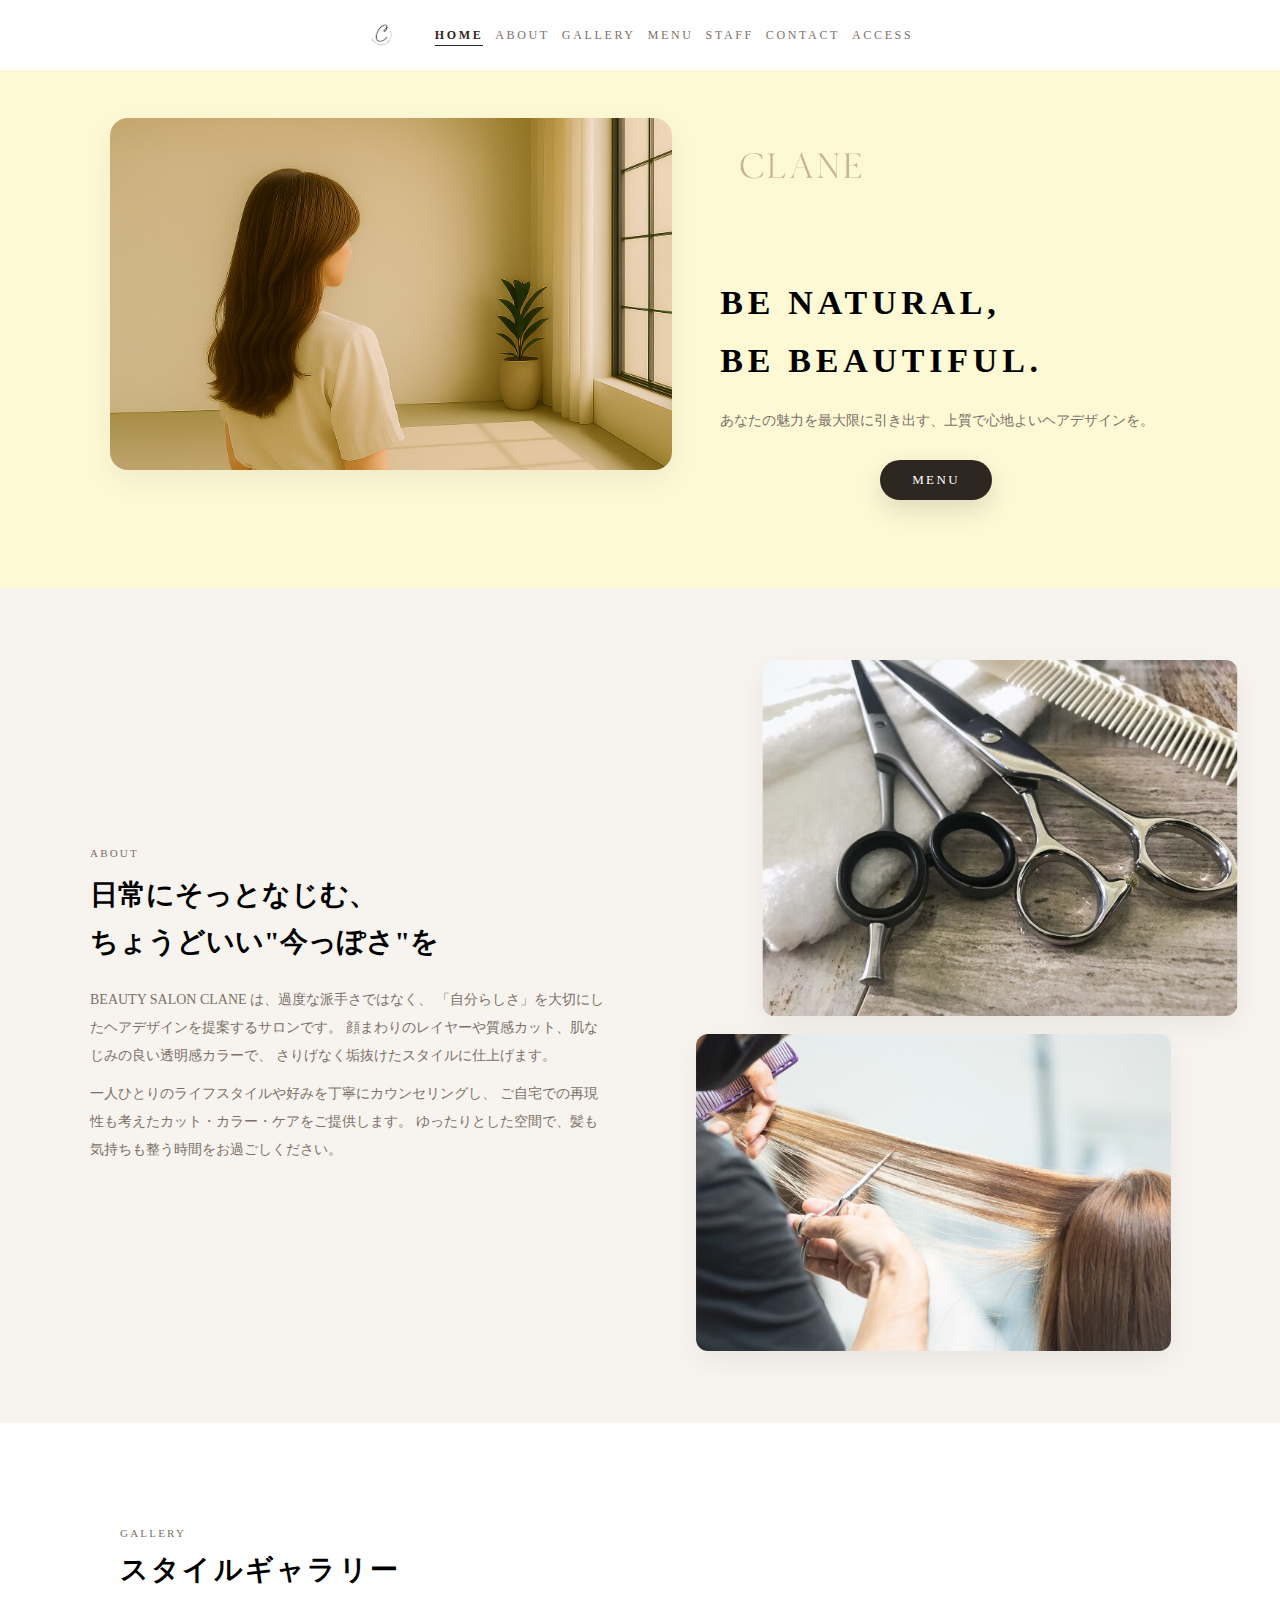
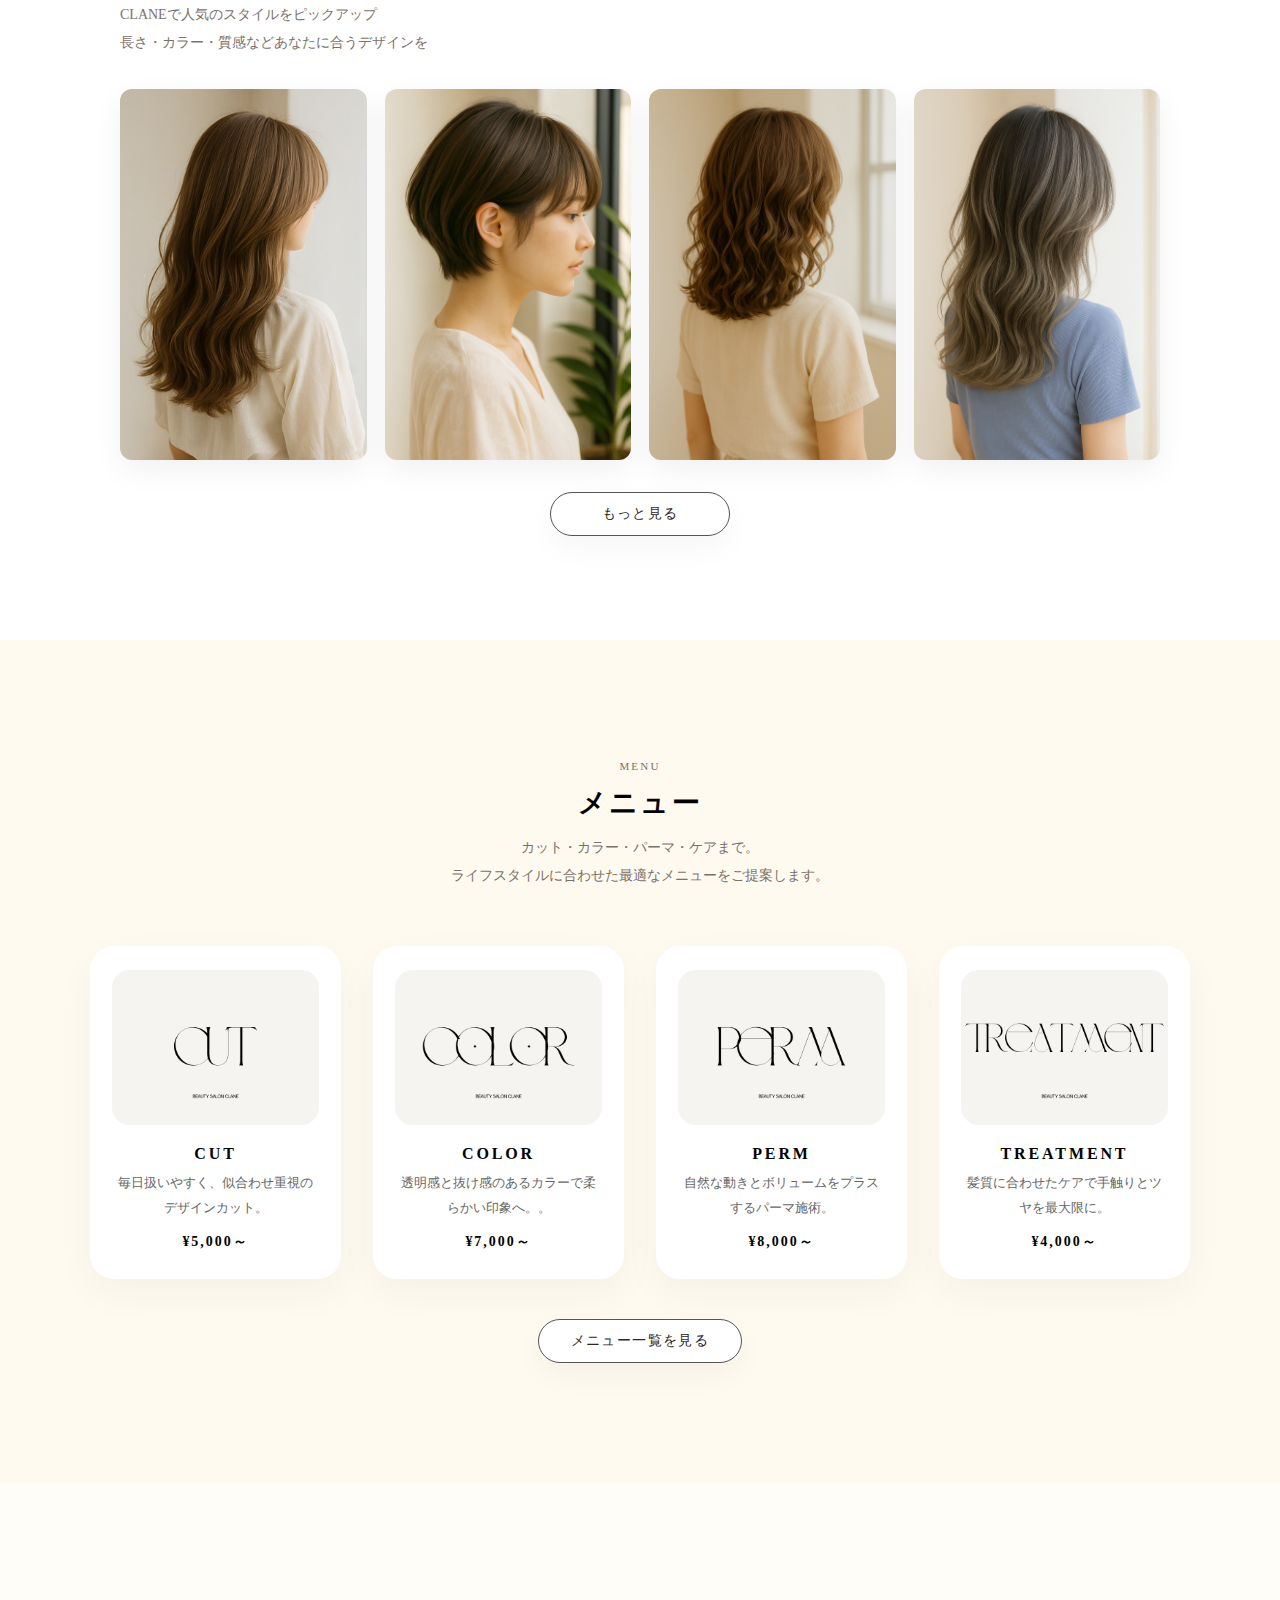
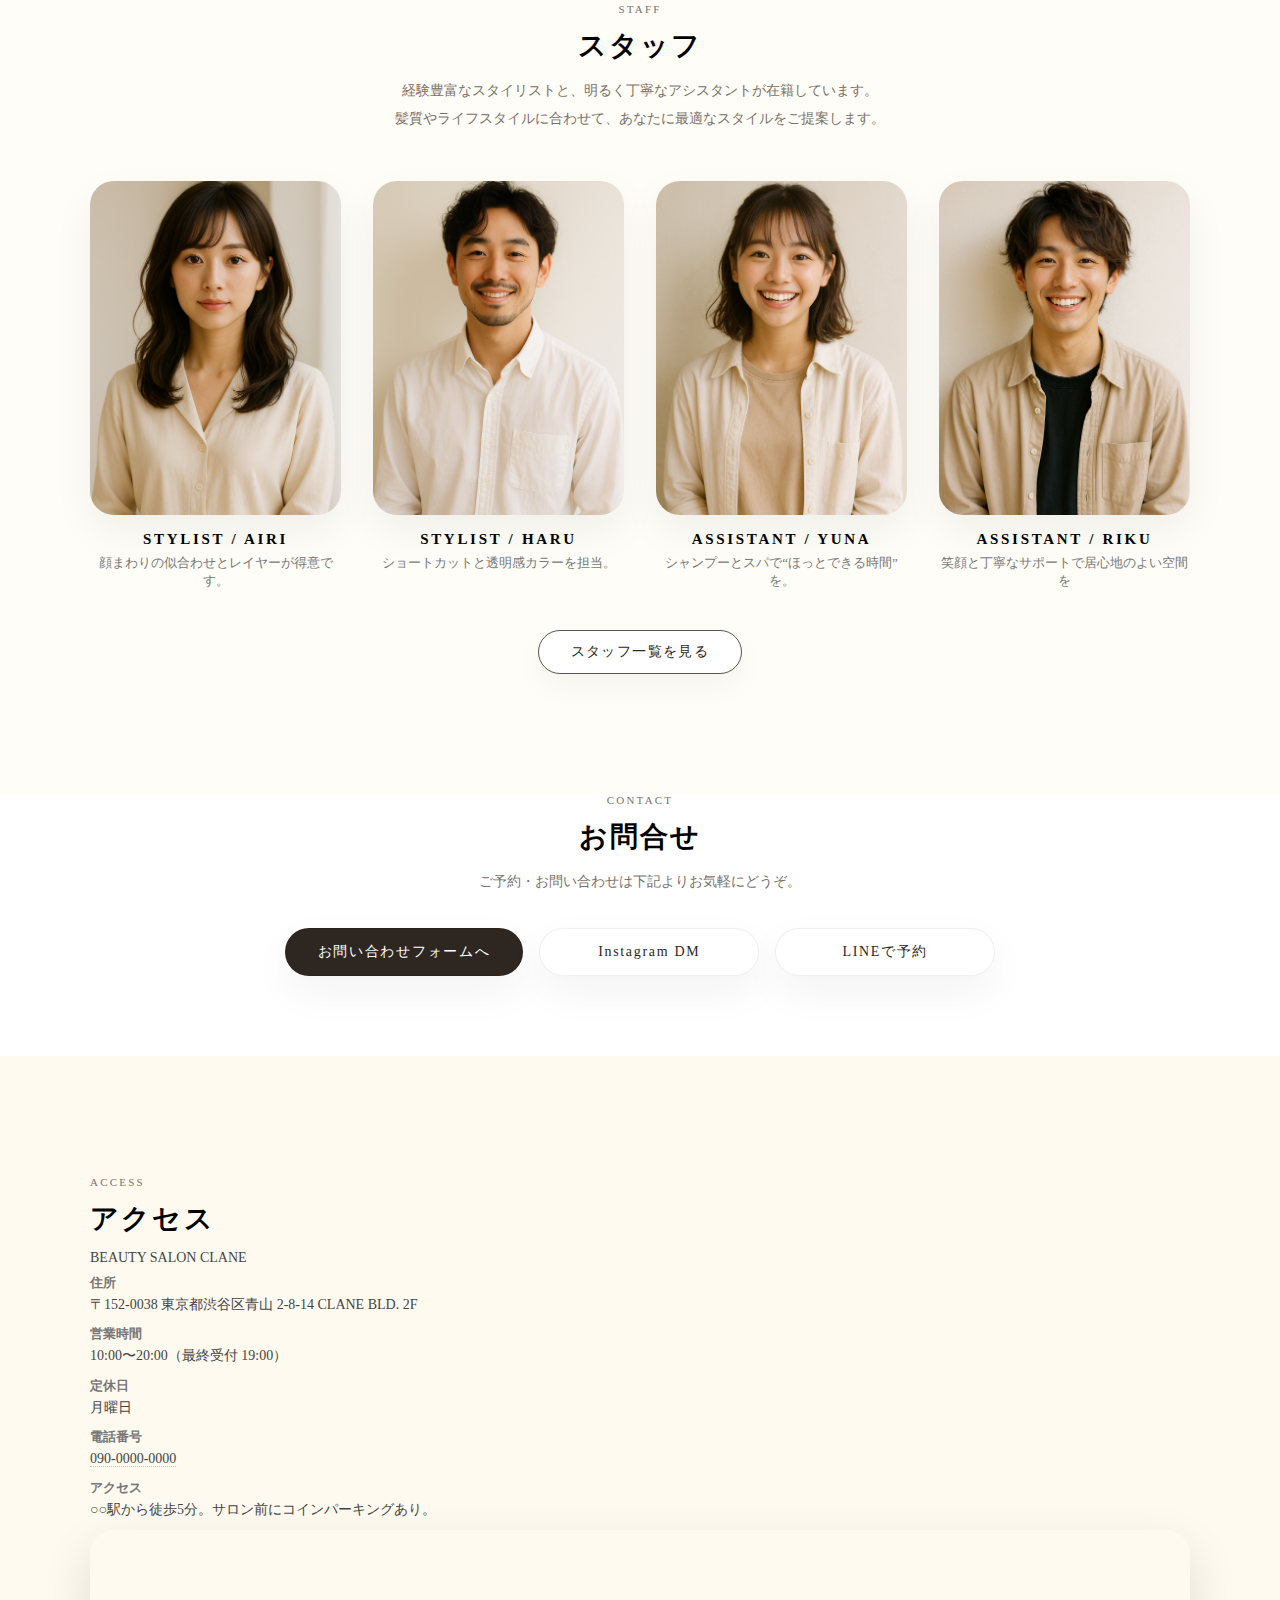
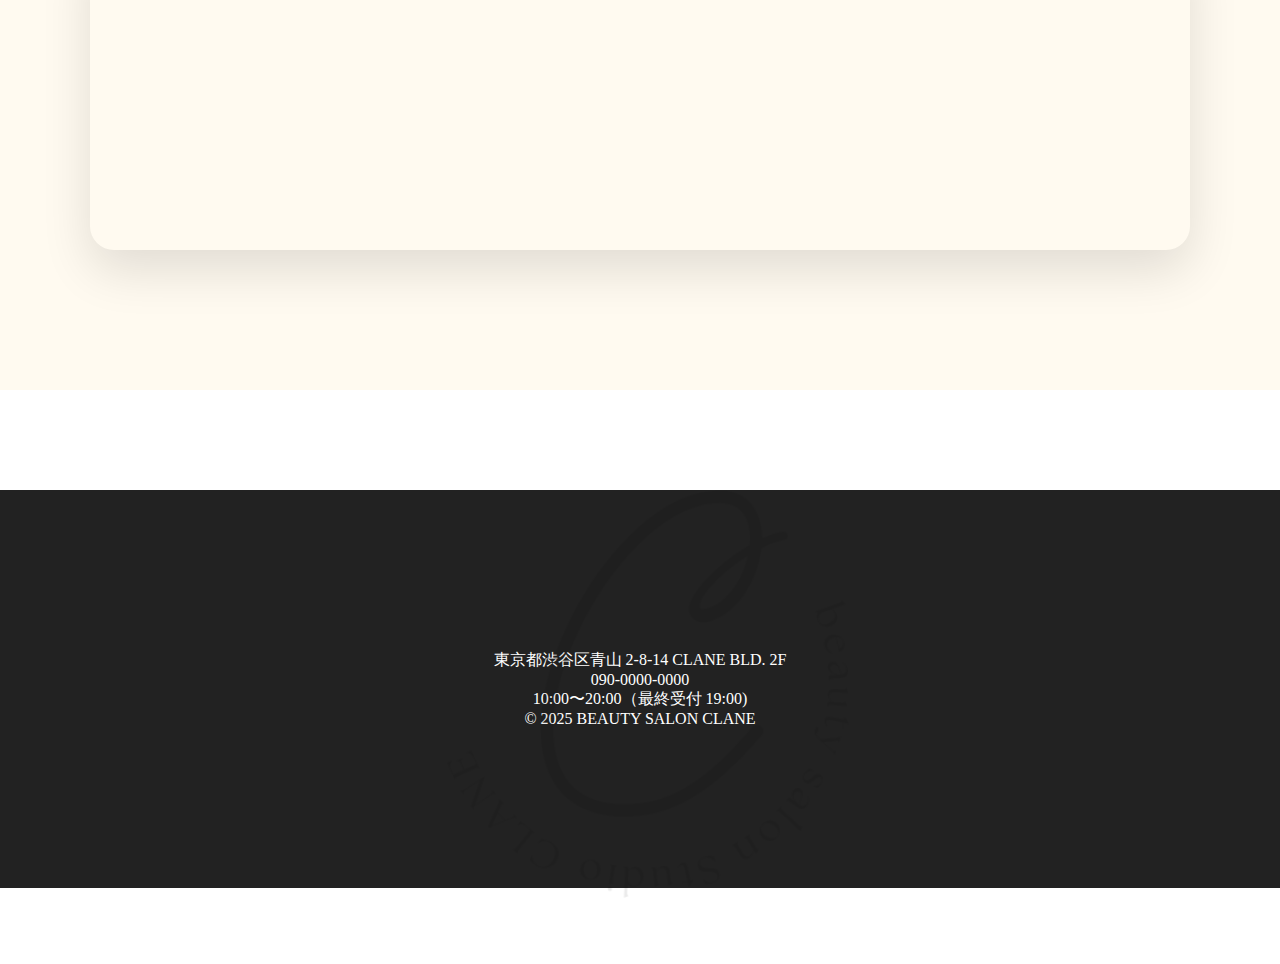
<file: index.html>
<!DOCTYPE html>
<html lang="ja">
    <head>
        <meta charset="utf-8">
        <title>BEAUTY SALON CLANE</title>
        <meta name="viewport" content="width=device-width,initial-scale=1">
        <meta name="description" content="旬のスタイルを自然に取り入れた似合わせヘアを叶える美容室。顔まわりカット・透明感カラー・レイヤーデザインなど、トレンドとあなたらしさをバランスよく表現します。">
        <link rel="preconnect" href="https://fonts.googleapis.com">
<link rel="preconnect" href="https://fonts.gstatic.com" crossorigin>
<link href="https://fonts.googleapis.com/css2?family=Noto+Sans+JP:wght@100..900&display=swap" rel="stylesheet">
<link rel="stylesheet" href="css/reset.css">
<link rel="stylesheet" href="css/style.css">
    </head>

    <body class="home">
        <header class="site-header">
            <div class="site-header-inner">
                <a href="index.html" class="logo">
                    <img src="img/logo2.png" alt="ロゴ2">
                </a>

                <button class="nav-toggle" aria-label="メニューを開く">
                    <span></span>
                    <span></span>
                    <span></span>
                </button>

                <nav class="global-nav" aria-hidden="true">
                    <ul class="nav-list">
                        <li><a href="index.html" class="nav-home is-current">HOME</a></li>
                        <li><a href="index.html#about" class="nav-about">ABOUT</a></li>
                        <li><a href="gallery.html" class="nav-gallery">GALLERY</a></li>
                        <li><a href="menu.html" class="nav-menu">MENU</a></li>
                        <li><a href="staff.html" class="nav-staff">STAFF</a></li>
                        <li><a href="contact.html" class="nav-contact">CONTACT</a></li>
                        <li><a href="index.html#access" class="nav-access">ACCESS</a></li>
                    </ul>
                </nav>
            </div>
        </header>

        <div class="nav-owerlay" aria-hidden="true"></div>
  
        <main>

            <section class="hero">
  <div class="hero-inner">

    <!-- 左：メインビジュアル -->
    <div class="hero-media">
      <img src="img/hero.png" alt="サロン内観イメージ">
    </div>

    <!-- 右：ロゴ＋テキスト -->
    <div class="hero-content">
      <img src="img/logo.png" alt="CLANE" class="hero-logo">

      <h1 class="hero-title">
        BE NATURAL,<br>
        BE BEAUTIFUL.
      </h1>

      <p class="hero-text">
        あなたの魅力を最大限に引き出す、上質で心地よいヘアデザインを。
      </p>

      <a href="menu.html" class="hero-btn">MENU</a>
    </div>

  </div>
</section>



            <section id="about" class="about">
                <div class="container about-inner">

                    <div class="about-content">
                        <p class="section-label">ABOUT</p>
                        <h2 class="about-title">
                            日常にそっとなじむ、<br>
                            ちょうどいい"今っぽさ"を
                        </h2>

                        <p class="about-txt">
                                   BEAUTY SALON CLANE は、過度な派手さではなく、
                                   「自分らしさ」を大切にしたヘアデザインを提案するサロンです。
                                   顔まわりのレイヤーや質感カット、肌なじみの良い透明感カラーで、
                                   さりげなく垢抜けたスタイルに仕上げます。 
                        </p>

                        <p class="about-txt">
                                    一人ひとりのライフスタイルや好みを丁寧にカウンセリングし、
                                    ご自宅での再現性も考えたカット・カラー・ケアをご提供します。
                                    ゆったりとした空間で、髪も気持ちも整う時間をお過ごしください。
                        </p>
                    </div>
                    <div class="about-images">
                        <figure class="about-image-item">
                            <img src="img/about2.jpg" alt="ハサミ">
                        </figure>
                        <figure class="about-image-item">
                            <img src="img/about1.jpg" alt="スタイリング風景のイメージ">
                        </figure>
                    </div>
                </div>
            </section>

            <section id="gallery" class="gallery">
                <div class="container">

                    <p class="section-label">GALLERY</p>
                    <h2 class="section-title">スタイルギャラリー</h2>
                    <p class="section-lead">
                        CLANEで人気のスタイルをピックアップ<br>
                        長さ・カラー・質感などあなたに合うデザインを
                    </p>

                    <div class="gallery-grid">

                        <figure class="gallery-item">
                            <img src="img/long-1.png" alt="ロングスタイル1">
                        </figure>
                        <figure class="gallery-item">
                            <img src="img/short-1.png" alt="ショートスタイル1">
                        </figure>
                        <figure class="gallery-item">
                            <img src="img/medium-1.png" alt="ミディアムスタイル1">
                        </figure>
                        <figure class="gallery-item">
                            <img src="img/color-1.png" alt="カラースタイル1">
                        </figure>
                    </div>

                    <div class="gallery-btn-wrap">
                        <a href="gallery.html" class="btn-more">もっと見る</a>
                    </div>
                </div>
            </section>

            <section id="menu" class="menu">
                <div class="container menu-inner">
                    <p class="section-label">MENU</p>
                    <h2 class="section-title">メニュー</h2>
                    <p class="section-lead">
                        カット・カラー・パーマ・ケアまで。<br>
                        ライフスタイルに合わせた最適なメニューをご提案します。
                    </p>

                    <div class="menu-grid">
                        <article class="menu-item">
                            <figure class="menu-thumb">
                                <img src="img/cut-menu.png" alt="カット">
                            </figure>
                            <h3 class="menu-name">CUT</h3>
                            <p class="menu-desc">毎日扱いやすく、似合わせ重視のデザインカット。</p>
                            <p class="menu-price">¥5,000～</p>
                        </article>
                        <article class="menu-item">
                            <figure class="menu-thumb">
                                <img src="img/color-menu.png" alt="カラー">
                            </figure>
                            <h3 class="menu-name">COLOR</h3>
                            <p class="menu-desc">透明感と抜け感のあるカラーで柔らかい印象へ。。</p>
                            <p class="menu-price">¥7,000～</p>
                        </article>
                        <article class="menu-item">
                            <figure class="menu-thumb">
                                <img src="img/PERM-menu.png" alt="パーマ">
                            </figure>
                            <h3 class="menu-name">PERM</h3>
                            <p class="menu-desc">自然な動きとボリュームをプラスするパーマ施術。</p>
                            <p class="menu-price">¥8,000～</p>
                        </article>
                        <article class="menu-item">
                            <figure class="menu-thumb">
                                <img src="img/treatment-menu.png" alt="トリートメント">
                            </figure>
                            <h3 class="menu-name">TREATMENT</h3>
                            <p class="menu-desc">髪質に合わせたケアで手触りとツヤを最大限に。</p>
                            <p class="menu-price">¥4,000～</p>
                        </article>
                    </div>

                    <div class="menu-btn-wrap">
                        <a href="menu.html" class="btn-more">メニュー一覧を見る</a>
                    </div>
                </div>

            </section>

            <section id="staff" class="staff">
                <div class="container staff-inner">

                    <p class="section-label">STAFF</p>
                    <h2 class="section-title">スタッフ</h2>
                    <p class="section-lead">
                        経験豊富なスタイリストと、明るく丁寧なアシスタントが在籍しています。<br>
      髪質やライフスタイルに合わせて、あなたに最適なスタイルをご提案します。
                    </p>

                    <div class="staff-grid">
                        <article class="staff-item">
                            <figure class="staff-thumb">
                                <img src="img/stylist-1.png" alt="スタイリスト 女性1">
                            </figure>
                            <h3 class="staff-name">Stylist / Airi</h3>
                            <p class="staff-role">顔まわりの似合わせとレイヤーが得意です。</p>
                        </article>
                       
                        <article class="staff-item">
                            <figure class="staff-thumb">
                                <img src="img/stylist-2.png" alt="スタイリスト 男性1">
                            </figure>
                            <h3 class="staff-name">Stylist / Haru</h3>
                            <p class="staff-role">ショートカットと透明感カラーを担当。</p>
                        </article>
                       
                        <article class="staff-item">
                            <figure class="staff-thumb">
                                <img src="img/assistant-1.png" alt="アシスタント 女性1">
                            </figure>
                            <h3 class="staff-name">Assistant / Yuna</h3>
                            <p class="staff-role">シャンプーとスパで“ほっとできる時間”を。</p>
                        </article>
                        
                        <article class="staff-item">
                            <figure class="staff-thumb">
                                <img src="img/assistant-2.png" alt="アシスタント 男性1">
                            </figure>
                            <h3 class="staff-name">Assistant / Riku</h3>
                            <p class="staff-role">笑顔と丁寧なサポートで居心地のよい空間を</p>
                        </article>
                    </div>

                    <div class="staff-btn-wrap">
                        <a href="staff.html" class="btn-more">スタッフ一覧を見る</a>
                    </div>
                </div>
            </section>

            <section id="contact" class="to-contact">
                <div class="top-contact-inner">

                    <p class="section-label">CONTACT</p>
                    <h2 class="section-title">お問合せ</h2>
                    <p class="section-lead">
                        ご予約・お問い合わせは下記よりお気軽にどうぞ。
                    </p>

                    <div class="contact-buttons">
                        <a href="contact.html" class="btn-main">お問い合わせフォームへ</a>
                        <a href="#" class="btn-insta">Instagram DM</a>
                        <a href="#" class="btn-line">LINEで予約</a>
                    </div>
                </div>
            </section>

            <section id="access" class="access">
                <div class="container access-inner">
                    <p class="section-label">ACCESS</p>
                    <h2 class="section-title">アクセス</h2>

                    <div class="access-box">

                        <div class="access-info">
                            <p class="access-name">BEAUTY SALON CLANE</p>

                            <dl class="access-list">
                                <dt>住所</dt>
                                <dd>〒152-0038 東京都渋谷区青山 2-8-14 CLANE BLD. 2F</dd>

                                <dt>営業時間</dt>
                                <dd>10:00〜20:00（最終受付 19:00）</dd>

                                <dt>定休日</dt>
                                <dd>月曜日</dd>

          <dt>電話番号</dt>
          <dd><a href="tel:090-0000-0000">090-0000-0000</a></dd>

          <dt>アクセス</dt>
          <dd>○○駅から徒歩5分。サロン前にコインパーキングあり。</dd>
                            </dl>
                        </div>

                         <div class="access-map">
                            <iframe
  src="https://www.google.com/maps?q=東京都渋谷区青山2-8-14+CLANE+BLD.&output=embed"
  width="100%"
  height="300"
  style="border:0;"
  allowfullscreen=""
  loading="lazy"
  referrerpolicy="no-referrer-when-downgrade">
</iframe>

        
                    </div>
                </div>
            </section>


        </main>

        <footer class="footer">
            <div class="footer-inner">
                <div class="footer-logo">
                    <img src="img/logo2.png" alt="ロゴ">
                </div>

                <div class="footer-info">
                    <p class="footer-address">東京都渋谷区青山 2-8-14 CLANE BLD. 2F</p>
                    <p class="footer-tel">090-0000-0000</p>
                    <p class="footer-time">10:00〜20:00（最終受付 19:00)</p>
                </div>

                <p class="copyright">&copy; 2025 BEAUTY SALON CLANE</p>
            </div>
        </footer>
      <script src="js/app.js"></script>  
    </body>
</html>
</file>
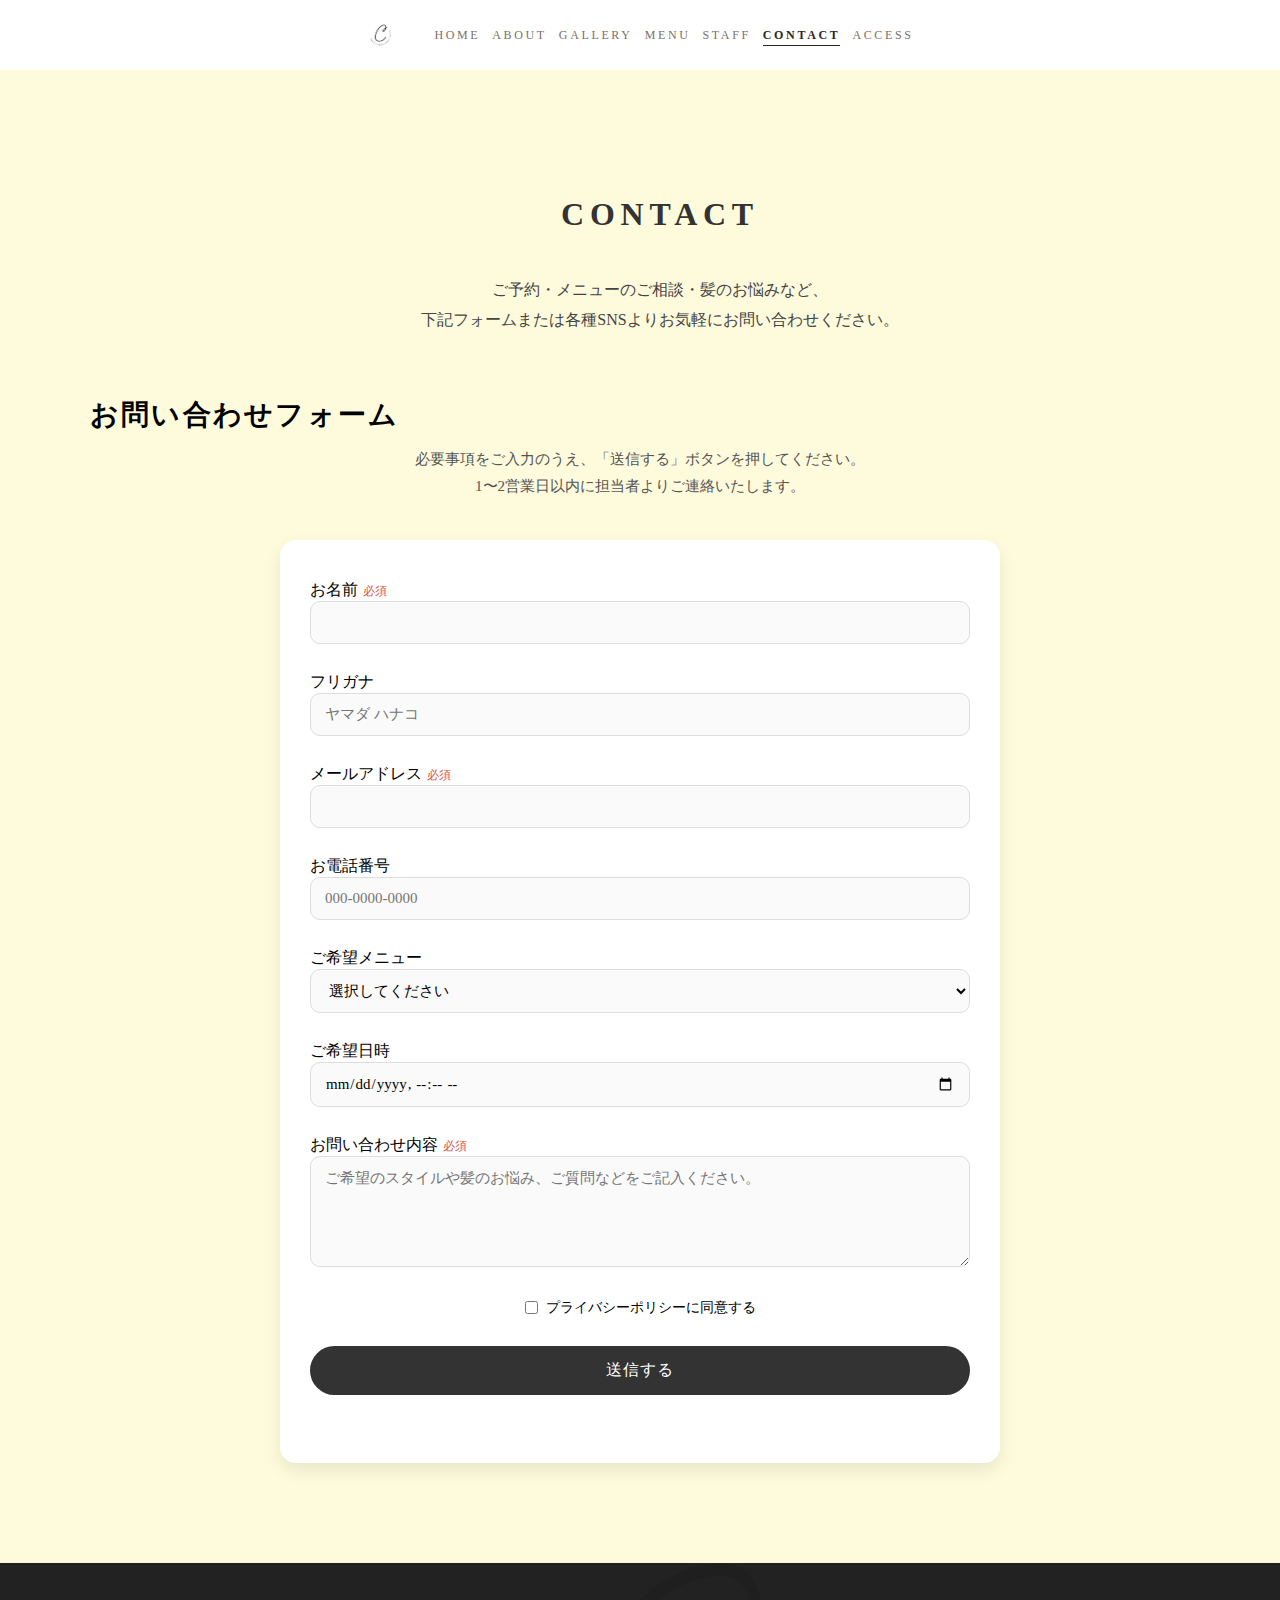
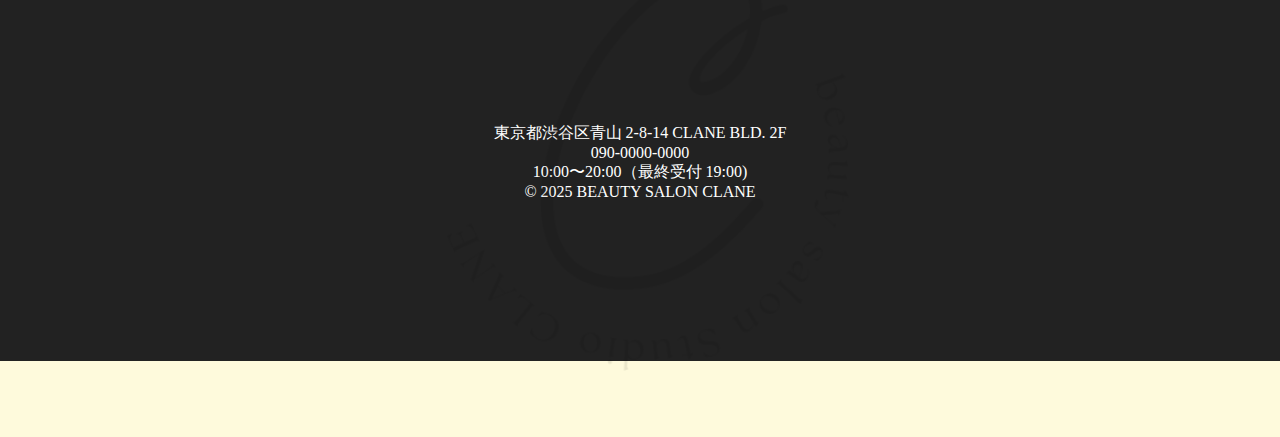
<file: contact.html>
<!DOCTYPE html>
<html lang="ja">
    <head>
        <meta charset="UTF-8">
        <title>CONTACT | BEAUTY SALON CLANE</title>
        <meta name="viewport" content="width=device-width,initial-scale=1">
        <meta name="description" content="BEAUTY SALON CLANEへのご予約・お問い合わせページ。メニューの相談や髪のお悩み、ご希望日時などをフォームからお気軽にお送りいただけます。">
        <link rel="preconnect" href="https://fonts.googleapis.com">
<link rel="preconnect" href="https://fonts.gstatic.com" crossorigin>
<link href="https://fonts.googleapis.com/css2?family=Noto+Sans+JP:wght@100..900&display=swap" rel="stylesheet">
<link rel="stylesheet" href="css/reset.css">
<link rel="stylesheet" href="css/style.css">
    </head>

    <body class="contact">
        <header class="site-header">
            <div class="site-header-inner">
                <a href="index.html" class="logo">
                    <img src="img/logo2.png" alt="ロゴ2">
                </a>

                <button class="nav-toggle" aria-label="メニューを開く">
                    <span></span>
                    <span></span>
                    <span></span>
                </button>

                <nav class="global-nav">
                    <ul class="nav-list">
                        <li><a href="index.html" class="nav-home">HOME</a></li>
                        <li><a href="index.html#about" class="nav-about">ABOUT</a></li>
                        <li><a href="gallery.html" class="nav-gallery">GALLERY</a></li>
                        <li><a href="menu.html" class="nav-menu">MENU</a></li>
                        <li><a href="staff.html" class="nav-staff">STAFF</a></li>
                        <li><a href="contact.html" class="nav-contact is-current">CONTACT</a></li>
                        <li><a href="index.html#access" class="nav-access">ACCESS</a></li>
                    </ul>
                </nav>
            </div>
        </header>

        <main class="contact-main">

            <section class="page-hero page-hero-contact">
                <div class="page-hero-inner">
                    <h1 class="page-title">CONTACT</h1>
                    <p class="page-lead">
                     ご予約・メニューのご相談・髪のお悩みなど、<br>
          下記フォームまたは各種SNSよりお気軽にお問い合わせください。   
                    </p>
                </div>
            </section>

            <section class="contact-form-section">
                <div class="container">
                    <h2 class="section-title">お問い合わせフォーム</h2>
                    <p class="contact-txt">
                     必要事項をご入力のうえ、「送信する」ボタンを押してください。<br>
          1〜2営業日以内に担当者よりご連絡いたします。   
                    </p>

                    <form action="#" method="post" class="contact-form">
          <!-- お名前 -->
          <div class="form-row">
            <label for="name">お名前<span class="form-required">必須</span></label>
            <input type="text" id="name" name="name" required>
          </div>

          <!-- フリガナ（任意） -->
          <div class="form-row">
            <label for="kana">フリガナ</label>
            <input type="text" id="kana" name="kana" placeholder="ヤマダ ハナコ">
          </div>

          <!-- メールアドレス -->
          <div class="form-row">
            <label for="email">メールアドレス<span class="form-required">必須</span></label>
            <input type="email" id="email" name="email" required>
          </div>

          <!-- 電話番号（任意） -->
          <div class="form-row">
            <label for="tel">お電話番号</label>
            <input type="tel" id="tel" name="tel" placeholder="000-0000-0000">
          </div>

          <!-- ご希望メニュー -->
          <div class="form-row">
            <label for="menu">ご希望メニュー</label>
            <select id="menu" name="menu">
              <option value="">選択してください</option>
              <option value="cut">カット</option>
              <option value="color">カラー</option>
              <option value="perm">パーマ</option>
              <option value="treatment">トリートメント</option>
              <option value="other">未定・相談したい</option>
            </select>
          </div>

          <!-- ご希望日時 -->
          <div class="form-row">
            <label for="date">ご希望日時</label>
            <input type="datetime-local" id="date" name="date">
          </div>

          <!-- お問い合わせ内容 -->
          <div class="form-row">
            <label for="message">お問い合わせ内容<span class="form-required">必須</span></label>
            <textarea id="message" name="message" rows="5" required placeholder="ご希望のスタイルや髪のお悩み、ご質問などをご記入ください。"></textarea>
          </div>

          <!-- プライバシーポリシー同意 -->
          <div class="form-row form-row-agree">
            <label>
              <input type="checkbox" name="agree" required>
              <span>プライバシーポリシーに同意する</span>
            </label>
          </div>

          <!-- 送信ボタン -->
          <div class="form-row form-row-submit">
            <button type="submit" class="btn-submit">送信する</button>
          </div>
        </form>
                </div>
            </section>
        </main>

        <footer class="footer">
            <div class="footer-inner">
                <div class="footer-logo">
                    <img src="img/logo2.png" alt="ロゴ">
                </div>

                <div class="footer-info">
                    <p class="footer-address">東京都渋谷区青山 2-8-14 CLANE BLD. 2F</p>
                    <p class="footer-tel">090-0000-0000</p>
                    <p class="footer-time">10:00〜20:00（最終受付 19:00)</p>
                </div>

                <p class="copyright">&copy; 2025 BEAUTY SALON CLANE</p>
            </div>
        </footer>
        <script src="js/app.js"></script>
    </body>
</html>
</file>
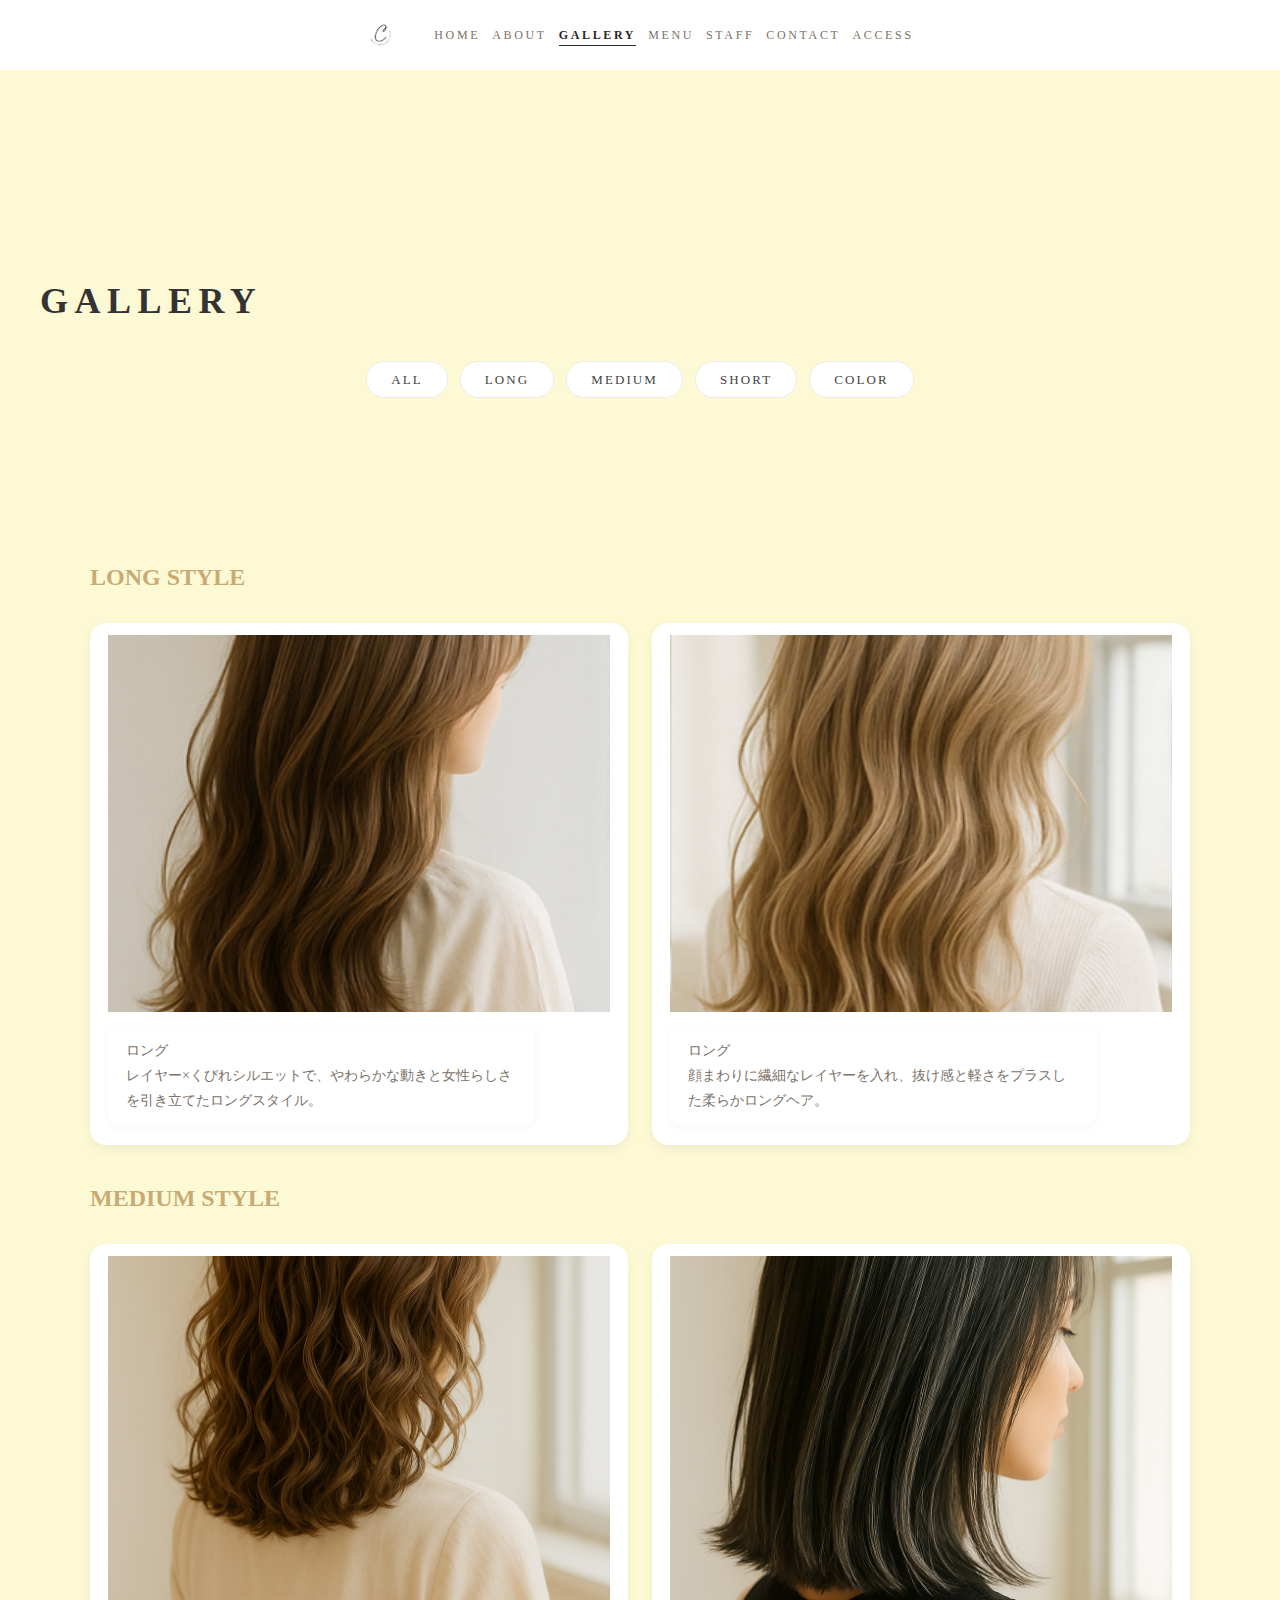
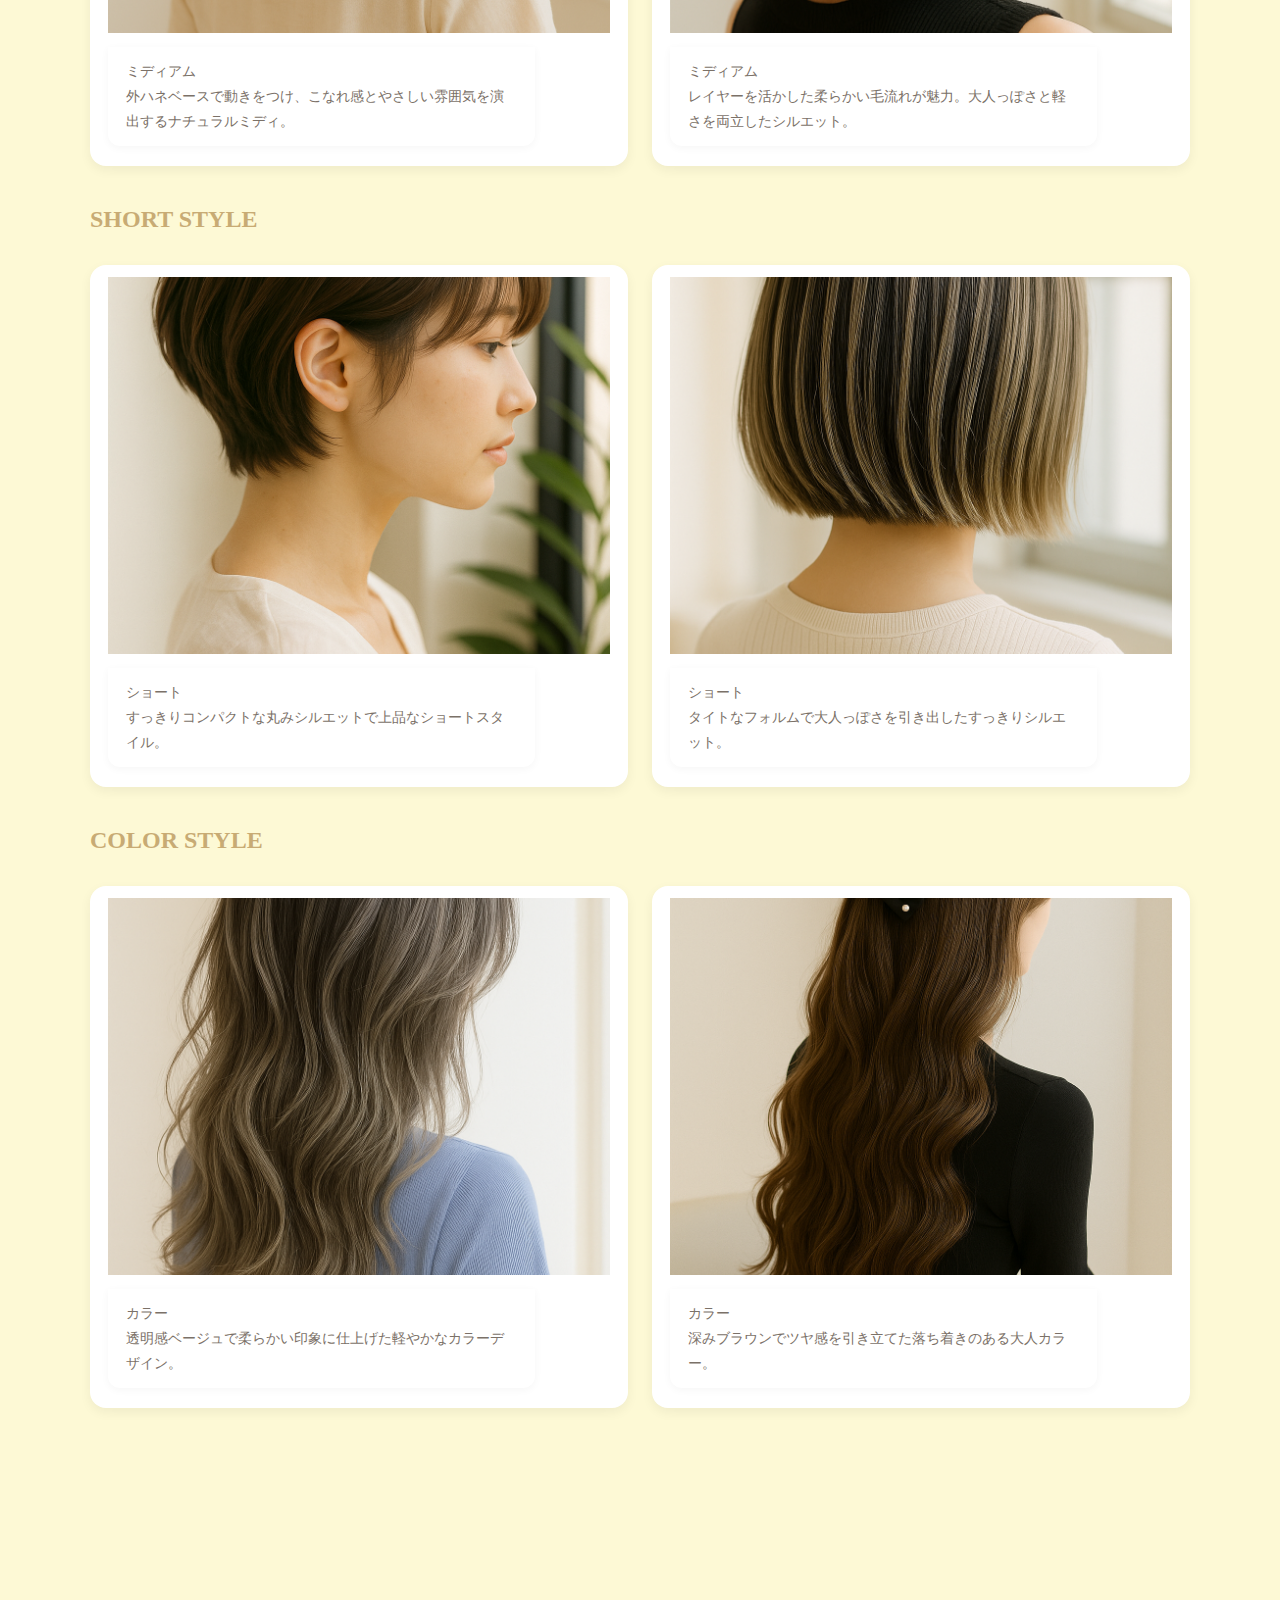
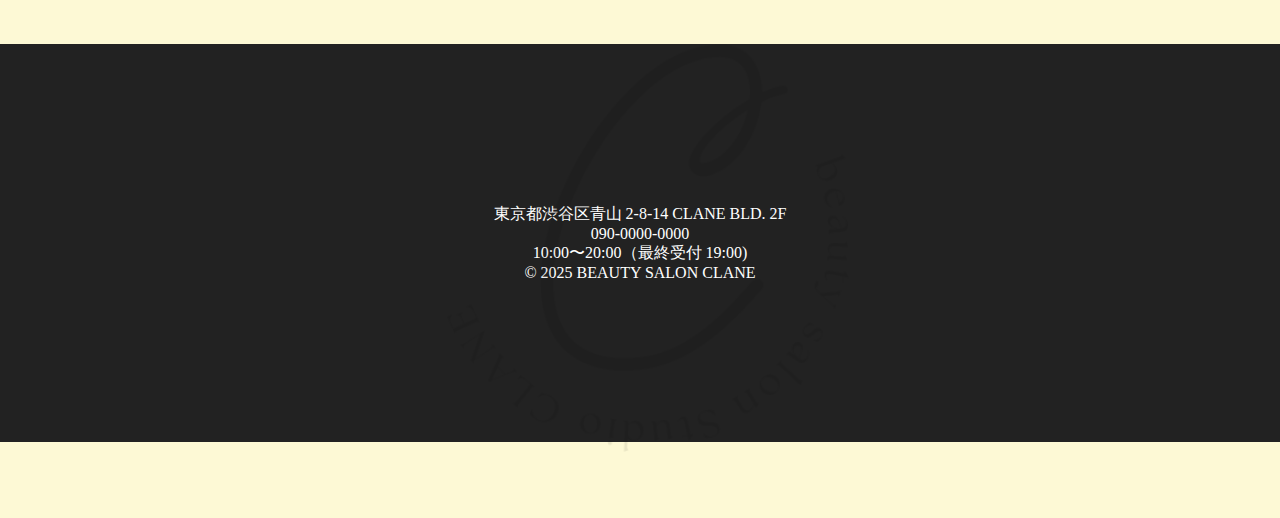
<file: gallery.html>
<!DOCTYPE html>
<html lang="ja">
    <div id="gallery-top"></div>
    <head>
        <meta charset="UTF-8">
        <title>GALLERY | BEAUTY SALON CLANE</title>
        <meta name="viewport" content="width=device-width,initial-scale=1">
        <meta name="description" content="旬のスタイルを自然に取り入れた似合わせヘアを叶える美容室。顔まわりカット・透明感カラー・レイヤーデザインなど、トレンドとあなたらしさをバランスよく表現します。">
        <link rel="preconnect" href="https://fonts.googleapis.com">
<link rel="preconnect" href="https://fonts.gstatic.com" crossorigin>
<link href="https://fonts.googleapis.com/css2?family=Noto+Sans+JP:wght@100..900&display=swap" rel="stylesheet">
<link rel="stylesheet" href="css/reset.css">
<link rel="stylesheet" href="css/style.css">
    </head>

    <body class="gallery">
        <header class="site-header">
            <div class="site-header-inner">
                <a href="index.html" class="logo">
                    <img src="img/logo2.png" alt="ロゴ2">
                </a>

                <button class="nav-toggle" aria-label="メニューを開く">
                    <span></span>
                    <span></span>
                    <span></span>
                </button>

                <nav class="global-nav">
                    <ul class="nav-list">
                        <li><a href="index.html" class="nav-home">HOME</a></li>
                        <li><a href="#about" class="nav-about">ABOUT</a></li>
                        <li><a href="gallery.html" class="nav-gallery is-current">GALLERY</a></li>
                        <li><a href="menu.html" class="nav-menu">MENU</a></li>
                        <li><a href="staff.html" class="nav-staff">STAFF</a></li>
                        <li><a href="contact.html" class="nav-contact">CONTACT</a></li>
                        <li><a href="#access" class="nav-access">ACCESS</a></li>
                    </ul>
                </nav>
            </div>
        </header>

        <main>
            <section class="page-title">
                <h1>GALLERY</h1>
            </section>

            <section class="style-filter">
                <div class="container">
                    <ul class="style-filter-list">
                        <li><a href="#gallery-top" class="style-filter-btn">ALL</a></li>
                        <li><a href="#long" class="style-filter-btn">LONG</a></li>
                        <li><a href="#medium" class="style-filter-btn">MEDIUM</a></li>
                        <li><a href="#short" class="style-filter-btn">SHORT</a></li>
                        <li><a href="#color" class="style-filter-btn">COLOR</a></li>
                    </ul>
                </div>
            </section>

            <section class="style-gallery">
                <div class="container">
                      <!-- LONG -->
<h2 id="long" class="style-heading">LONG STYLE</h2>
<div class="style-grid">

    <figure class="style-item">
        <img src="img/long-1.png" alt="ロングスタイル1" class="style-img">
        <p class="style-caption">
            ロング <br> レイヤー×くびれシルエットで、やわらかな動きと女性らしさを引き立てたロングスタイル。
        </p>
    </figure>

    <figure class="style-item">
        <img src="img/long-2.png" alt="ロングスタイル2" class="style-img">
        <p class="style-caption">
            ロング <br> 顔まわりに繊細なレイヤーを入れ、抜け感と軽さをプラスした柔らかロングヘア。
        </p>
    </figure>

</div>



    <!-- MEDIUM -->
    <!-- MEDIUM -->
<h2 id="medium" class="style-heading">MEDIUM STYLE</h2>
<div class="style-grid">

    <figure class="style-item">
        <img src="img/medium-1.png" alt="ミディアムスタイル1" class="style-img">
        <p class="style-caption">
            ミディアム <br> 外ハネベースで動きをつけ、こなれ感とやさしい雰囲気を演出するナチュラルミディ。
        </p>
    </figure>

    <figure class="style-item">
        <img src="img/medium-2.png" alt="ミディアムスタイル2" class="style-img">
        <p class="style-caption">
            ミディアム <br> レイヤーを活かした柔らかい毛流れが魅力。大人っぽさと軽さを両立したシルエット。
        </p>
    </figure>

</div>



    <!-- SHORT -->
<h2 id="short" class="style-heading">SHORT STYLE</h2>
<div class="style-grid">

    <figure class="style-item">
        <img src="img/short-1.png" alt="ショートスタイル1" class="style-img">
        <p class="style-caption">
            ショート <br> すっきりコンパクトな丸みシルエットで上品なショートスタイル。
        </p>
    </figure>

    <figure class="style-item">
        <img src="img/short-2.png" alt="ショートスタイル2" class="style-img">
        <p class="style-caption">
            ショート <br> タイトなフォルムで大人っぽさを引き出したすっきりシルエット。
        </p>
    </figure>

</div>



    <!-- COLOR -->
<h2 id="color" class="style-heading">COLOR STYLE</h2>
<div class="style-grid">

    <figure class="style-item">
        <img src="img/color-1.png" alt="カラースタイル1" class="style-img">
        <p class="style-caption">
            カラー <br> 透明感ベージュで柔らかい印象に仕上げた軽やかなカラーデザイン。
        </p>
    </figure>

    <figure class="style-item">
        <img src="img/color-2.png" alt="カラースタイル2" class="style-img">
        <p class="style-caption">
            カラー <br> 深みブラウンでツヤ感を引き立てた落ち着きのある大人カラー。
        </p>
    </figure>

</div>

                </div>
            </section>
        </main>
        <!-- ① これがギャラリーHTMLの最後あたり（footer手前）にある #lightbox -->
<div id="lightbox" class="lightbox" aria-hidden="true">
  <figure class="lightbox-figure" role="group" aria-label="ギャラリー拡大表示">
    <img id="lightbox-img" alt="">
    <figcaption id="lightbox-caption"></figcaption>
  </figure>

  <!-- ↓↓↓ ボタンは #lightbox の “中” に置く！ -->
  <button class="lightbox-btn lightbox-close" type="button" aria-label="閉じる">×</button>
  <button class="lightbox-btn lightbox-prev"  type="button" aria-label="前へ">&#10094;</button>
  <button class="lightbox-btn lightbox-next"  type="button" aria-label="次へ">&#10095;</button>
</div>

        

        <script src="js/gallery-lightbox.js" defer></script>

        <footer class="footer">
            <div class="footer-inner">
                <div class="footer-logo">
                    <img src="img/logo2.png" alt="ロゴ">
                </div>

                <div class="footer-info">
                    <p class="footer-address">東京都渋谷区青山 2-8-14 CLANE BLD. 2F</p>
                    <p class="footer-tel">090-0000-0000</p>
                    <p class="footer-time">10:00〜20:00（最終受付 19:00)</p>
                </div>

                <p class="copyright">&copy; 2025 BEAUTY SALON CLANE</p>
            </div>
        </footer>

      <script src="js/app.js"></script> 
      <script src="js/gallery-lightbox.js"> </script>
    </body>
</html>
</file>
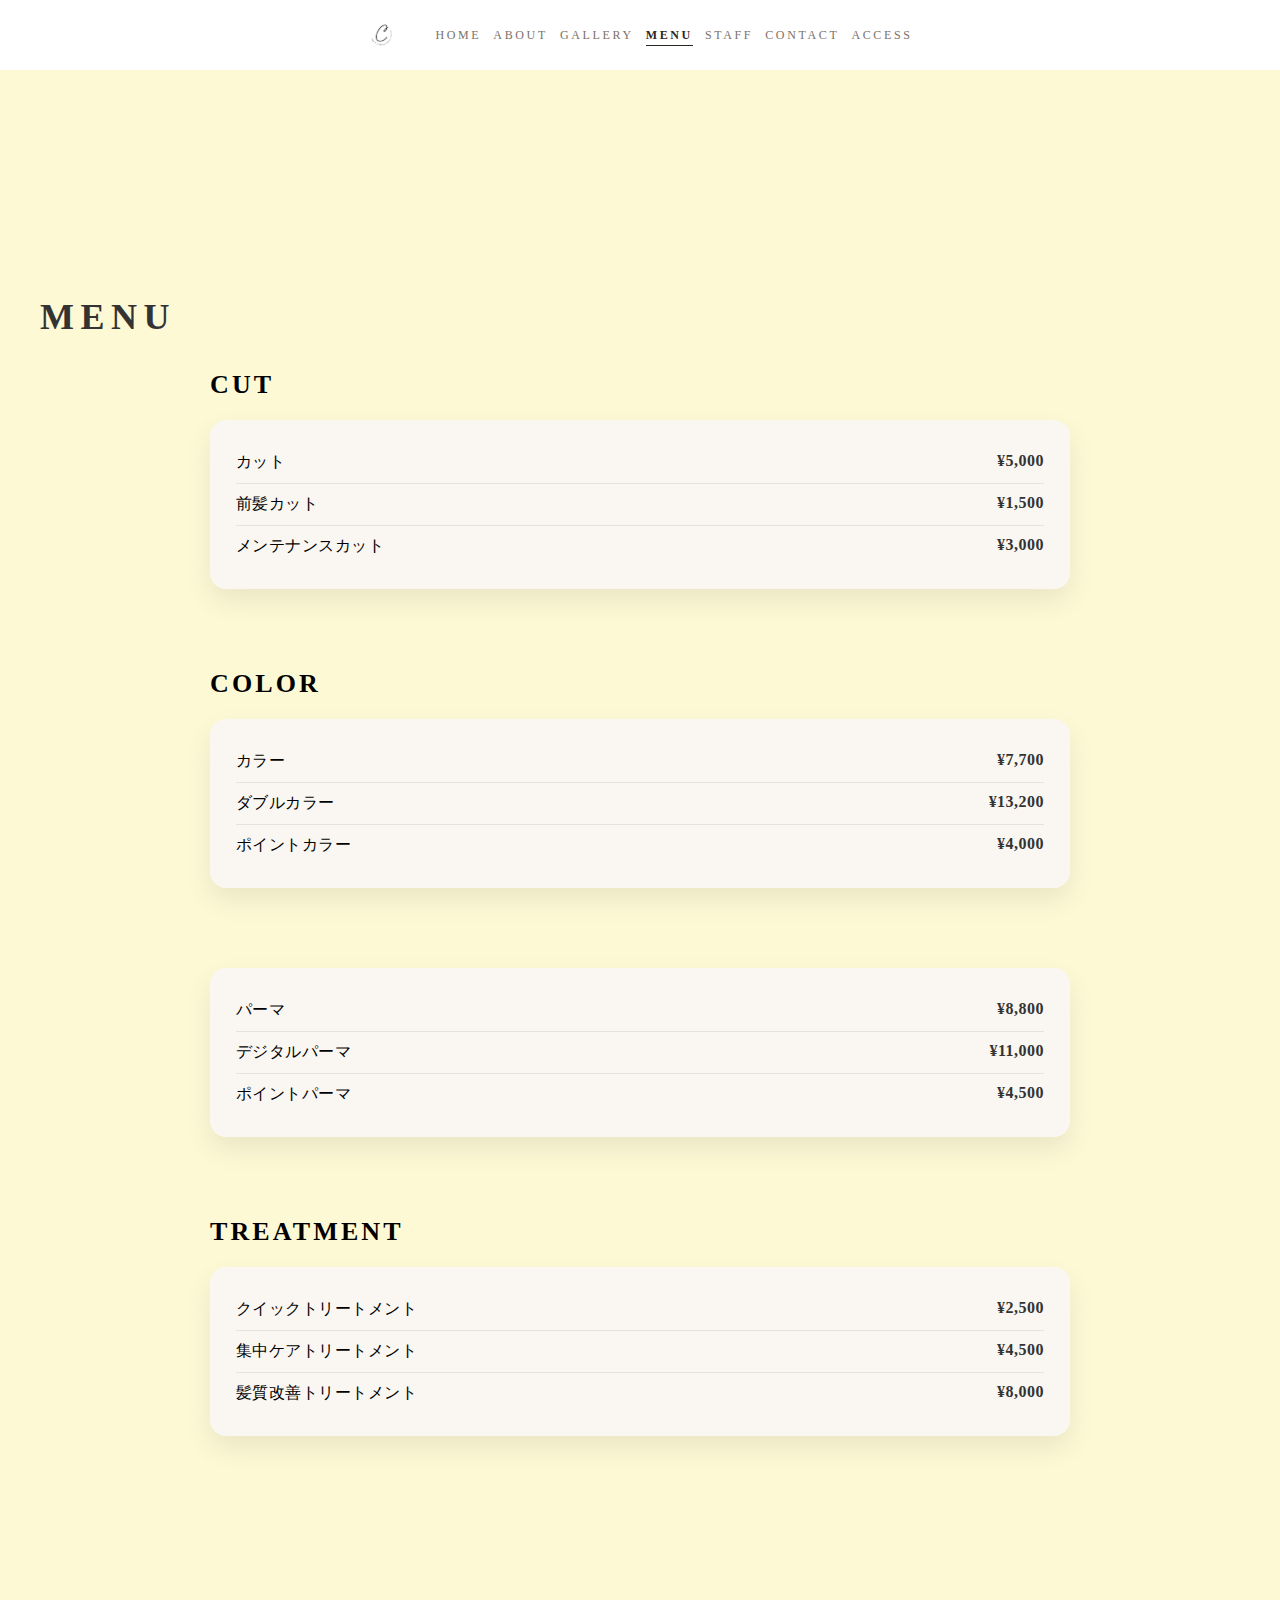
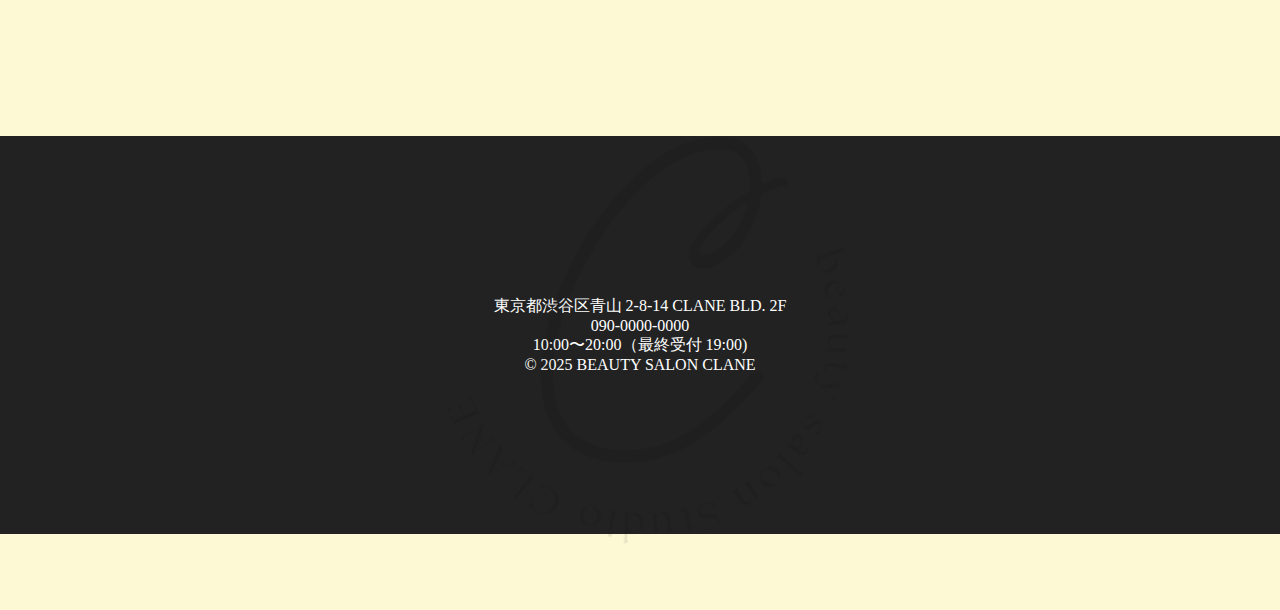
<file: menu.html>
<!DOCTYPE html>
<html lang="ja">
    <head>
        <meta charset="UTF-8">
        <title>MENU | BEAUTY SALON CLANE</title>
        <meta name="viewport" content="width=device-width, initial-scale=1">
        <meta name="description" content="カット・カラー・パーマ・トリートメントを中心に、髪質や雰囲気に合わせたスタイル提案を行う美容室CLANE。料金とサービス内容はこちら。">
         <link rel="preconnect" href="https://fonts.googleapis.com">
<link rel="preconnect" href="https://fonts.gstatic.com" crossorigin>
<link href="https://fonts.googleapis.com/css2?family=Noto+Sans+JP:wght@100..900&display=swap" rel="stylesheet">
    <link rel="stylesheet" href="css/reset.css">
    <link rel="stylesheet" href="css/style.css">
    </head>

    <body class="menu">
         <header class="site-header">
            <div class="site-header-inner">
                <a href="index.html" class="logo">
                    <img src="img/logo2.png" alt="ロゴ2">
                </a>

                <button class="nav-toggle" aria-label="メニューを開く">
                    <span></span>
                    <span></span>
                    <span></span>
                </button>

                <nav class="global-nav">
                    <ul class="nav-list">
                        <li><a href="index.html" class="nav-home">HOME</a></li>
                        <li><a href="index.html#about" class="nav-about">ABOUT</a></li>
                        <li><a href="gallery.html" class="nav-gallery">GALLERY</a></li>
                        <li><a href="menu.html" class="nav-menu is-current">MENU</a></li>
                        <li><a href="staff.html" class="nav-staff">STAFF</a></li>
                        <li><a href="contact.html" class="nav-contact">CONTACT</a></li>
                        <li><a href="index.html#access" class="nav-access">ACCESS</a></li>
                    </ul>
                </nav>
            </div>
        </header>

        <main class="menu-main">
            <section class="page-title">
                <h1>MENU</h1>
            </section>

            <section class="menu-section">
                <h2 class="menu-title">CUT</h2>

                <ul class="menu-list">
                    <li><span>カット</span><span class="price">¥5,000</span></li>
                    <li><span>前髪カット</span><span class="price">¥1,500</span></li>
                    <li><span>メンテナンスカット</span><span class="price">¥3,000</span></li>
                </ul>
            </section>

            <section class="menu-section">
                <h2 class="menu-title">COLOR</h2>

                <ul class="menu-list">
                    <li><span>カラー</span><span class="price">¥7,700</span></li>
                    <li><span>ダブルカラー</span><span class="price">¥13,200</span></li>
                    <li><span>ポイントカラー</span><span class="price">¥4,000</span></li>
                </ul>
            </section>

            <section class="menu-section">

                <ul class="menu-list">
                    <li><span>パーマ</span><span class="price">¥8,800</span></li>
                    <li><span>デジタルパーマ</span><span class="price">¥11,000</span></li>
                    <li><span>ポイントパーマ</span><span class="price">¥4,500</span></li>
                </ul>
            </section>

            <section class="menu-section">
                <h2 class="menu-title">TREATMENT</h2>

                <ul class="menu-list">
                    <li><span>クイックトリートメント</span><span class="price">¥2,500</span></li>
                    <li><span>集中ケアトリートメント</span><span class="price">¥4,500</span></li>
                    <li><span>髪質改善トリートメント</span><span class="price">¥8,000</span></li>
                </ul>
            </section>


        </main>

         <footer class="footer">
            <div class="footer-inner">
                <div class="footer-logo">
                    <img src="img/logo2.png" alt="ロゴ">
                </div>

                <div class="footer-info">
                    <p class="footer-address">東京都渋谷区青山 2-8-14 CLANE BLD. 2F</p>
                    <p class="footer-tel">090-0000-0000</p>
                    <p class="footer-time">10:00〜20:00（最終受付 19:00)</p>
                </div>

                <p class="copyright">&copy; 2025 BEAUTY SALON CLANE</p>
            </div>
        </footer>
        <script src="js/app.js"></script>
    </body>
</html>
</file>
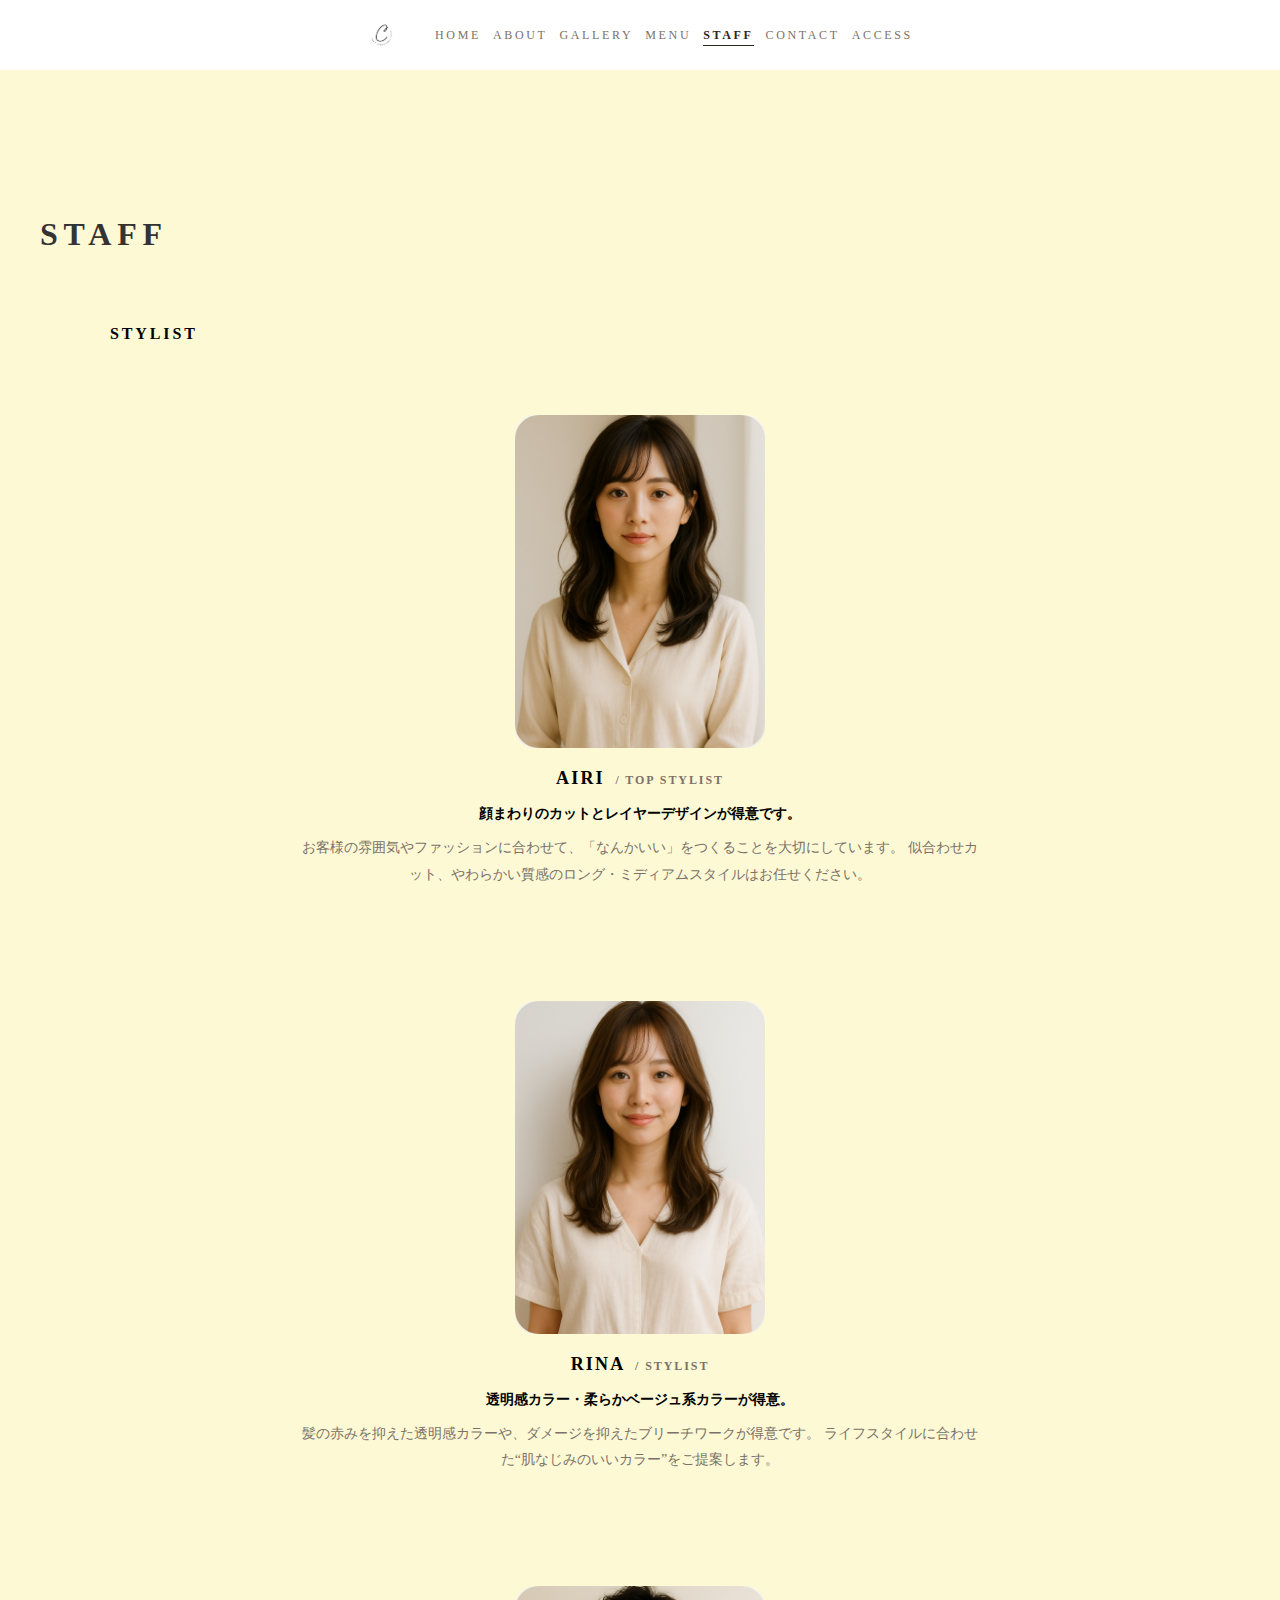
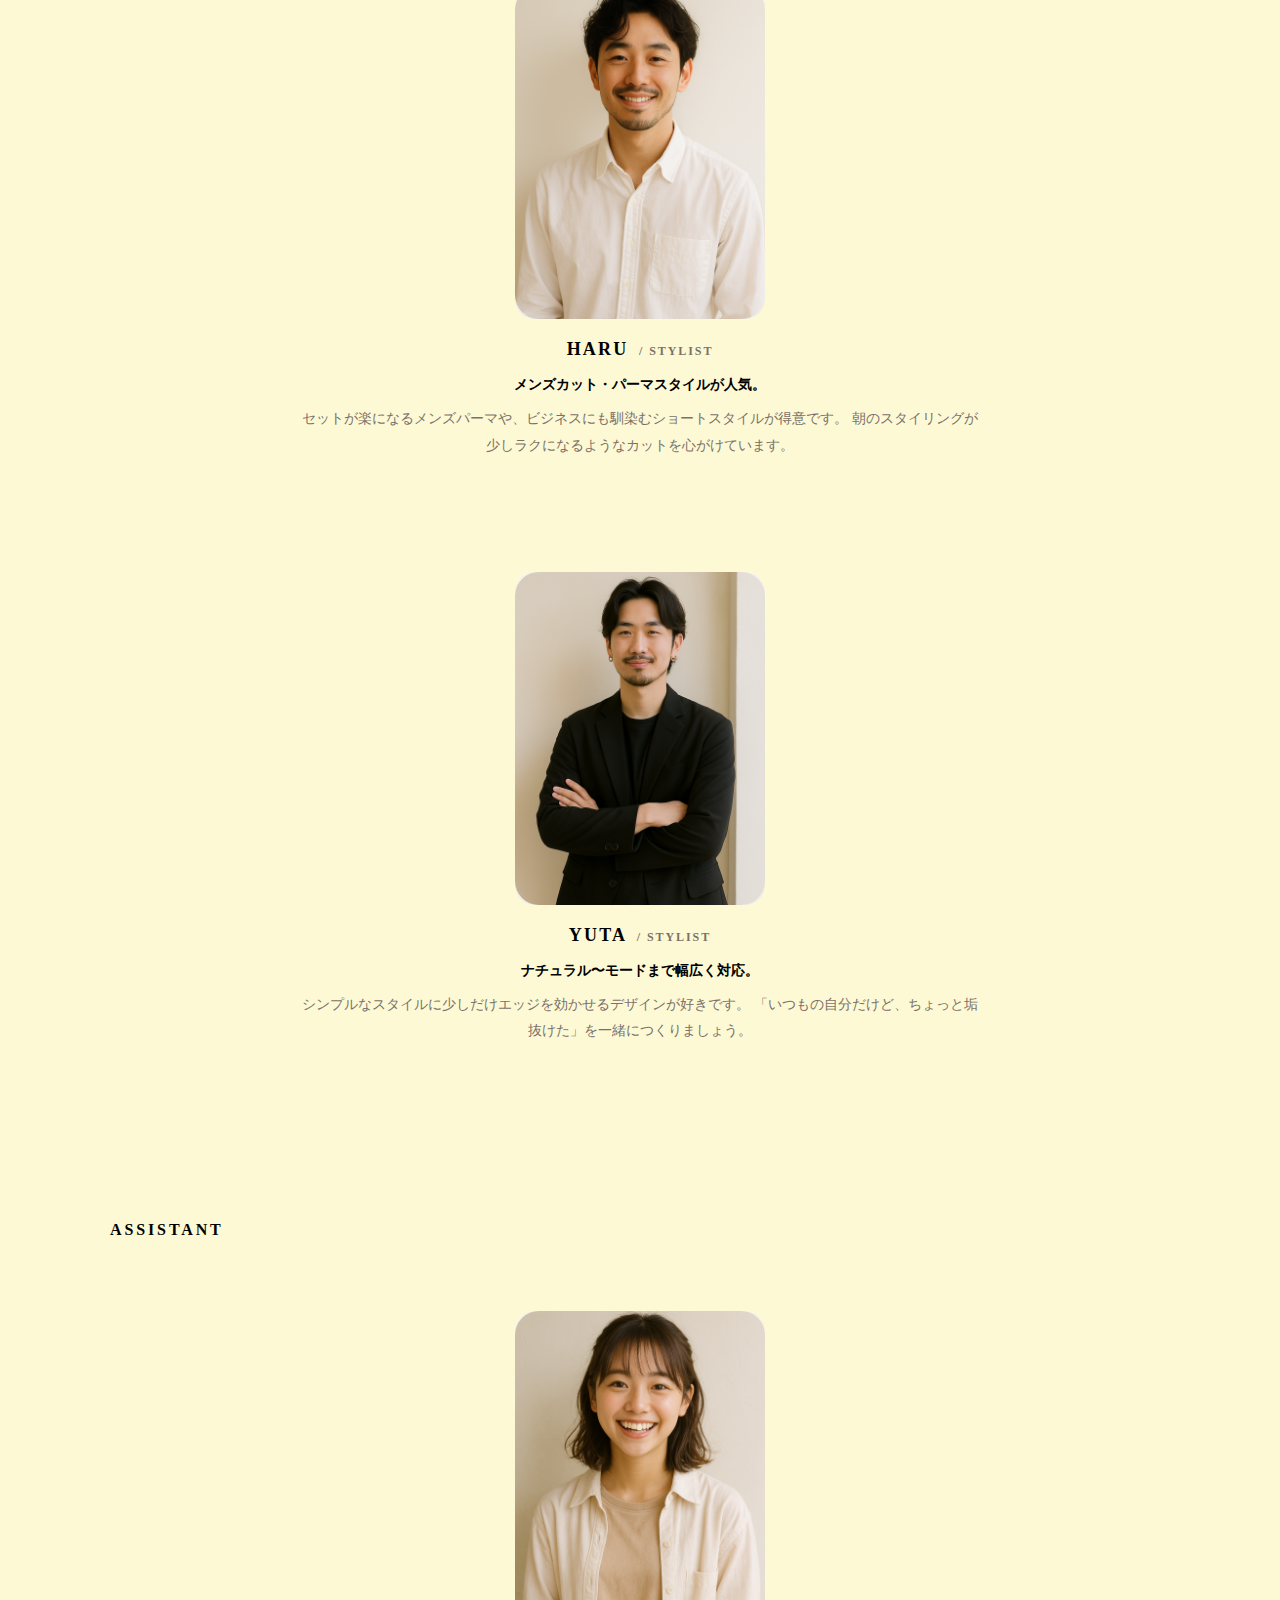
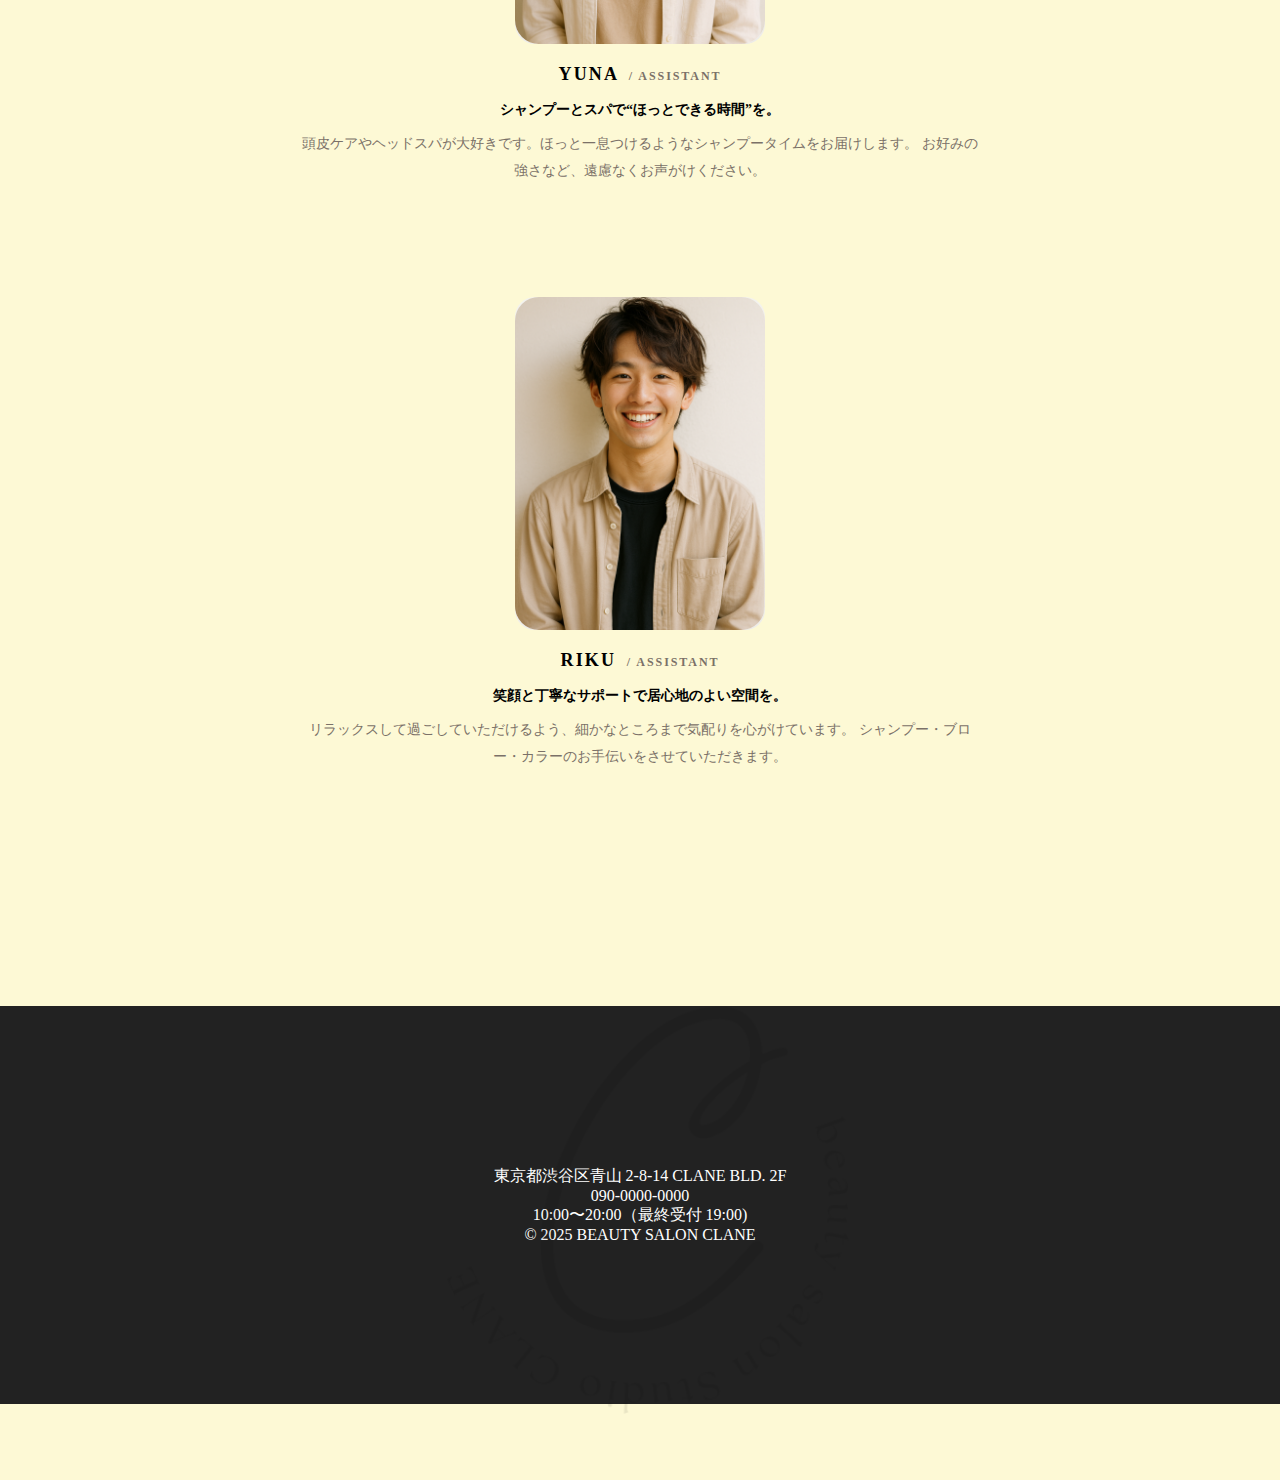
<file: staff.html>
<!DOCTYPE html>
<html lang="ja">
    <head>
        <meta charset="UTF-8">
        <title>STAFF | BEAUTY SALON CLANE</title>
        <meta name="viewport" content="width=device-width, initial-scale=1">
        <meta name="description" content="BEAUTY SALON CLANEのスタイリスト・アシスタントをご紹介します。一人ひとりの得意分野やこだわりを知って、あなたにぴったりの担当者を見つけてください。">
         <link rel="preconnect" href="https://fonts.googleapis.com">
<link rel="preconnect" href="https://fonts.gstatic.com" crossorigin>
<link href="https://fonts.googleapis.com/css2?family=Noto+Sans+JP:wght@100..900&display=swap" rel="stylesheet">
    <link rel="stylesheet" href="css/reset.css">
    <link rel="stylesheet" href="css/style.css">
    </head>

    <body class="staff">
         <header class="site-header">
            <div class="site-header-inner">
                <a href="index.html" class="logo">
                    <img src="img/logo2.png" alt="ロゴ2">
                </a>

                <button class="nav-toggle" aria-label="メニューを開く">
                    <span></span>
                    <span></span>
                    <span></span>
                </button>

                <nav class="global-nav">
                    <ul class="nav-list">
                        <li><a href="index.html" class="nav-home">HOME</a></li>
                        <li><a href="index.html#about" class="nav-about">ABOUT</a></li>
                        <li><a href="gallery.html" class="nav-gallery">GALLERY</a></li>
                        <li><a href="menu.html" class="nav-menu">MENU</a></li>
                        <li><a href="staff.html" class="nav-staff is-current">STAFF</a></li>
                        <li><a href="contact.html" class="nav-contact">CONTACT</a></li>
                        <li><a href="index.html#access" class="nav-access">ACCESS</a></li>
                    </ul>
                </nav>
            </div>
        </header>

        <main class="staff-main">
            <section class="page-hero page-hero-staff">
                <div class="page-hero-inner">
                    <h1 class="page-title">STAFF</h1>
                </div>
            </section>

            <section class="staff-section">
                <div class="container">
                    <h2 class="staff-section-title">STYLIST</h2>

                    <ul class="staff-list">
                        <li class="staff-item">
                            <figure class="staff-thumb">
                                <img src="img/stylist-1.png" alt="スタイリスト AIRI">
                            </figure>
                            <div class="staff-body">
                                <h3 class="staff-name">
                                    AIRI <span class="staff-role">/ Top Stylist</span>
                                </h3>
                                <p class="staff-tagline">顔まわりのカットとレイヤーデザインが得意です。</p>
                                <p class="staff-comment">
                                お客様の雰囲気やファッションに合わせて、「なんかいい」をつくることを大切にしています。
                                似合わせカット、やわらかい質感のロング・ミディアムスタイルはお任せください。
                                </p>
                            </div>
                        </li>

                        <li class="staff-item">
                            <figure class="staff-thumb">
                                <img src="img/stylist-3.png" alt="スタイリスト RINA">
                            </figure>
                            <div class="staff-body">
                                <h3 class="staff-name">
                                    RINA <span class="staff-role">/ Stylist</span>
                                </h3>
                                <p class="staff-tagline">透明感カラー・柔らかベージュ系カラーが得意。</p>
                                <p class="staff-comment">
                                    髪の赤みを抑えた透明感カラーや、ダメージを抑えたブリーチワークが得意です。
                                ライフスタイルに合わせた“肌なじみのいいカラー”をご提案します。
                                </p>
                            </div>
                        </li>

                        <li class="staff-item">
                            <figure class="staff-thumb">
                                <img src="img/stylist-2.png" alt="スタイリスト HARU">
                            </figure>
                            <div class="staff-body">
                                <h3 class="staff-name">
                                    HARU <span class="staff-role">/ Stylist</span>
                                </h3>
                                <p class="staff-tagline">メンズカット・パーマスタイルが人気。</p>
                                <p class="staff-comment">
                                セットが楽になるメンズパーマや、ビジネスにも馴染むショートスタイルが得意です。
                                朝のスタイリングが少しラクになるようなカットを心がけています。
                                </p>
                            </div>
                        </li>

                        <li class="staff-item">
                            <figure class="staff-thumb">
                                <img src="img/stylist-4.png" alt="スタイリスト YUTA">
                            </figure>
                            <div class="staff-body">
                                <h3 class="staff-name">
                                    YUTA <span class="staff-role">/ Stylist</span>
                                </h3>
                                <p class="staff-tagline">ナチュラル〜モードまで幅広く対応。</p>
                                <p class="staff-comment">
                                シンプルなスタイルに少しだけエッジを効かせるデザインが好きです。
                                「いつもの自分だけど、ちょっと垢抜けた」を一緒につくりましょう。
                                </p>
                            </div>
                        </li>
                    </ul>
                </div>
            </section>

            <section class="staff-section staff-section-sub">
                <div class="container">
                    <h2 class="staff-section-title">ASSISTANT</h2>

                    <ul class="staff-list">

                        <li class="staff-item">
                            <figure class="staff-thumb">
                                <img src="img/assistant-1.png" alt="アシスタント YUNA">
                            </figure>
                            <div class="staff-body">
                                <h3 class="staff-name">
                                    YUNA <span class="staff-role">/ Assistant</span>
                                </h3>
                                <p class="staff-tagline">シャンプーとスパで“ほっとできる時間”を。</p>
                                <p class="staff-comment">
                                 頭皮ケアやヘッドスパが大好きです。ほっと一息つけるようなシャンプータイムをお届けします。
                                お好みの強さなど、遠慮なくお声がけください。   
                                </p>
                            </div>
                        </li>

                        <li class="staff-item">
                            <figure class="staff-thumb">
                                <img src="img/assistant-2.png" alt="アシスタント RIKU">
                            </figure>
                            <div class="staff-body">
                                <h3 class="staff-name">
                                    RIKU <span class="staff-role">/ Assistant</span>
                                </h3>
                                <p class="staff-tagline">笑顔と丁寧なサポートで居心地のよい空間を。</p>
                                <p class="staff-comment">
                                 リラックスして過ごしていただけるよう、細かなところまで気配りを心がけています。
                                シャンプー・ブロー・カラーのお手伝いをさせていただきます。   
                                </p>
                            </div>
                        </li>
                    </ul>
                </div>
            </section>
        </main>

        <footer class="footer">
            <div class="footer-inner">
                <div class="footer-logo">
                    <img src="img/logo2.png" alt="ロゴ">
                </div>

                <div class="footer-info">
                    <p class="footer-address">東京都渋谷区青山 2-8-14 CLANE BLD. 2F</p>
                    <p class="footer-tel">090-0000-0000</p>
                    <p class="footer-time">10:00〜20:00（最終受付 19:00)</p>
                </div>

                <p class="copyright">&copy; 2025 BEAUTY SALON CLANE</p>
            </div>
        </footer>
        <script src="js/app.js"></script>
    </body>
</html>
</file>
<file: css/style.css>
@charset "UTF-8";

/* 共通設定　*/
:root {
    --bg: #f7f3ee;
    --ink: #2b2520;
    --muted: #7b7168;
    --accent: #2e2621;
    --line: #e4dbd2;
    --radius-lg: 18px;
    --radius-md: 12px;
    --shadow-soft: 0 10px 30px rgba(0, 0, 0, 0.06);
}

.html {
    scroll-behavior: smooth;
}

.body {
    font-family: "Noto Sans JP", sans-serif;
    color: var(--ink);
    background-color: var(--bg);
    line-height: 1.8;
    letter-spacing: 0.04em;
}

.img {
    color: inherit;
    height: auto;
    display: block;
}

.a {
    color: inherit;
    text-decoration: none;
    transition: opacity 0.25s ease, color 0.25s ease;
}

.a:hover {
    opacity: 0.85;
}

.container {
    width: min(100% - 40px, 1100px);
    margin-inline: auto;
}

.section-label {
    font-size: 12px;
    letter-spacing: 0.25em;
    text-transform: uppercase;
    color: var(--muted);
    margin-bottom: 8px;
}

.section-title {
    font-size: clamp(22px,3.2vw,30px);
    letter-spacing: 0.08em;
    margin-bottom: 12px;
}

.section-lead {
    font-size: 14px;
    color: var(--muted);
    line-height: 1.9;
}

/* section共通 */
.section-label {
    font-size: 11px;
    letter-spacing: 0.2em;
    text-transform: uppercase;
    color: var(--muted);
    margin-bottom: 12px;
}

.section-title {
    font-size: clamp(22px, 3vw, 28px);
    letter-spacing: 0.08em;
    margin-bottom: 12px;
}

.section-lead {
    font-size: 14px;
    color: var(--muted);
    line-height: 2;
    margin-bottom: 32px;
}

.btn-more {
  display: inline-flex;
  align-items: center;
  justify-content: center;
  min-width: 180px;
  padding: 12px 32px;
  border-radius: 50px;
  border: 1.4px solid #555;
  font-size: 14px;
  font-weight: 500;
  letter-spacing: 0.1em;
  text-transform: uppercase;
  color: var(--accent);
  background: #fff;
  box-shadow: 0 12px 30px rgba(0, 0, 0, 0.04);
  transition: background 0.25s ease, color 0.25s ease, box-shadow 0.25s ease, transform 0.15s ease;
}

.btn-more:hover {
  background: var(--accent);
  color: #fff;
  box-shadow: 0 18px 40px rgba(0, 0, 0, 0.06);
  transform: translateY(-1px);
}

.page-title {
    padding-block: clamp(72px, 10vw, 96px) 32px;
    letter-spacing: 0.18em;
    color: #333; 
    margin-left: 40px;
}

.page-title h1 {
    font-size: clamp(28px, 3.4vw, 36px);
    letter-spacing: 0.18em;
    color: #333;
}


/* header */

.site-header {
    position: fixed;
    top: 0;
    left: 0;
    width: 100%;
    z-index: 1000;
    background: #fff;
   
}

.site-header-inner{
    max-width: 1250px;
    height: 70px;
    margin-inline: auto;
    padding-inline: 20px;
    display: flex;
    align-items: center;
    justify-content: center;
    gap: 40px;
}

.logo img {
    height: 32px;
    width: auto;
}

.nav-list {
    display: flex;
    flex-wrap: wrap;
    gap: 20px;
    list-style: none;
    margin: 0;
    padding: 0;
}

.nav-list a {
    font-size: 12px;
    letter-spacing:  0.22em;
    text-transform: uppercase;
    color: var(--muted);
    padding-bottom: 4px;
    position: relative;
}

.nav-list a::after {
    content: "";
    position: absolute;
    left: 0;
    bottom: 0;
    width: 0;
    height: 1px;
    background: var(--accent);
    transition: width 0.25s ease;
}

.nav-list a:hover::after {
    width: 100%;
}

.global-nav a.is-current {
    color: var(--accent);
    font-weight: 600;
}

.global-nav a.is-current::after {
    width: 100%;
}

@media (max-width: 768px) {
    .site-header-inner {
        height: auto;
        padding-block: 10px;
        flex-direction: row;
        gap: 16px;
    }
}

.logo img {
    height: 28px;
}

.nav-list {
    gap: 12px;
    font-size: 11px;
}

/* hero
---------------------------------- */
.hero {
  padding-block: clamp(52px, 12vw, 88px);
  background: #fdf9d5;
}

.hero-inner {
  max-width: 1100px;
  margin-inline: auto;
  padding-inline: 20px;
  display: grid;
  grid-template-columns: minmax(0, 1.25fr) minmax(0, 1fr);
  gap: 48px;
  align-items: center;
}

/* 左側の画像 */
.hero-media img {
  border-radius: var(--radius-lg);
  box-shadow: var(--shadow-soft);
  object-fit: cover;
  aspect-ratio: 16 / 10;
  width: 100%;
}

/* 右側のテキストブロック */
.hero-content {
  display: flex;
  flex-direction: column;
  gap: 18px;
}

/* ロゴ画像 */
.hero-logo {
  width: 160px;
  margin-bottom: 8px;
  opacity: 0.8;
  display: block;
}

/* 見出し */
.hero-title {
  font-size: clamp(24px, 3.4vw, 34px);
  letter-spacing: 0.14em;
  line-height: 1.7;
}

/* 説明文 */
.hero-text {
  font-size: 14px;
  color: var(--muted);
  line-height: 1.9;
}

/* MENU ボタン */
.hero-btn {
  align-self: flex-start;
  margin-top: 8px;
  margin-left: 160px;
  display: inline-block;
  padding: 12px 32px;
  border-radius: 999px;
  background: var(--accent);
  color: #fff;
  font-size: 13px;
  letter-spacing: 0.18em;
  text-transform: uppercase;
  text-align: center;
  box-shadow: 0 10px 26px rgba(0, 0, 0, 0.12);
  transition:
    transform 0.15s ease,
    opacity 0.25s ease,
    box-shadow 0.25s ease;
}

.hero-btn:hover {
  transform: translateY(-1px);
  opacity: 0.92;
  box-shadow: 0 12px 30px rgba(0, 0, 0, 0.16);
}

/* スマホ用（必要なら） */
@media (max-width: 768px) {
  .hero-inner {
    grid-template-columns: 1fr;
    gap: 32px;
  }

  .hero-content {
    text-align: left;
  }

  .hero-btn {
    align-self: flex-start;
  }
}


/* about */

.about {
    padding-block: clamp(72px, 14vw, 10px);
    background: var(--bg);
}

.about-inner {
    display: grid;
    grid-template-columns: minmax(0,1.2fr) minmax(0, 1fr);
    gap: 56px;
    align-items: center;
}

.about-content {
    max-width: 520px;
}

.about-title {
    font-size: clamp(22px, 3vw, 28px);
    line-height: 1.7;
    margin-bottom: 20px;
}

.about-txt {
    font-size: 14px;
    color: var(--muted);
    line-height: 2;
    margin-top: 10px;
}

.about-images {
    display: grid;
    grid-template-columns: 1fr;
    gap: 18px;
}

.about-image-item img {
    border-radius: var(--radius-md);
    box-shadow: var(--shadow-soft);
    object-fit: cover;
}

.about-image-item:first-child img {
    transform: translateX(10%);
}

.about-image-item:last-child img {
    transform: translateX(-4%);
}

@media (max-width: 768px) {
    .about-inner{
        grid-template-columns: 1fr;
        gap: 40px;
    }

    .about-content {
        order: 1;
    }

    .about-images {
        order: 2;
    }

    .about-image-item img {
        transform: none;
    }
}

/* TOP - gallery */
.gallery {
    padding-block: clamp(72px, 14vw, 104px);
    background: #fff;
}

.gallery .container {
    max-width: 1040px;
}

.gallery-grid {
    display: grid;
    grid-template-columns: repeat(4, minmax(0, 1fr));
    gap: 18px;
    margin-bottom: 32px;
}

.gallery-item {
    border-radius: var(--radius-md);
    overflow: hidden;
    box-shadow: var(--shadow-soft);
}

.gallery-item img {
    width: 100%;
    height: 100%;
    display: block;
    object-fit: cover;
    transition: transdorm 0.6s ease;
}

.gallery-item:hover img {
    transform: scale(1.04);
}

.gallery-btn-wrap {
    text-align: center;
    margin-top: 24px;
}

@media (max-width: 768px) {
    .gallery {
        padding-block: 56px;
    }

    .gallery-grid {
        grid-template-columns: repeat(2, minmax(0, 1fr));
        gap: 12px;
    }

    .section-lead {
        margin-bottom: 24px;
    }
}

/* menu */
.menu {
    padding: 120px 0;
    background: #fffaf0;
}

.menu-inner {
    max-width: 1100px;
    margin: 0 auto;
}

.menu .section-label,
.menu .section-title,
.menu .section-lead {
    text-align: center;
}

.menu-grid {
    margin-top: 56px;
    display: grid;
    grid-template-columns: repeat(4,minmax(0,1fr));
    gap: 32px;
}

.menu-item {
    background: #ffffff;
    border-radius: 24px;
    padding: 24px 22px 28px;
    text-align: center;
    box-shadow: 0 14px 40px rgba(0, 0, 0, 0.04);
    transition: transform 0.2s ease, box-shadow 0.2s ease;
}

.menu-item:hover {
    transform: translateY(-4px);
    box-shadow: 0 20px 55px rgba(0, 0, 0, 0.07);
}

.menu-thumb {
    margin-bottom: 20px;
}

.menu-thumb img {
    width: 100%;
    aspect-ratio: 4 / 3;
    object-fit: cover;
    border-radius: 18px;
}

.menu-name {
    font-size: 16px;
    letter-spacing: 0.18em;
    text-transform: uppercase;
    margin-bottom: 8px;
}

.menu-desc {
    font-size: 13px;
    line-height: 1.9;
    color: #666;
    margin-bottom: 12px;
}

.menu-price {
    font-size: 14px;
    letter-spacing: 0.14em;
    font-weight: 600;
}

.menu-btn-wrap {
    margin-top: 40px;
    text-align: center;
}

@media (max-width: 960px) {
    .menu-grid {
        grid-template-columns: repeat(2, 1fr);
    }
}

@media (max-width: 600px) {
    .menu {
        padding: 80px 0;
    }

    .menu-grid {
        grid-template-columns: 1fr;
        gap: 24px;
    }
}

/* staff */
.staff {
    padding: 120px 0;
    background: #fffdf7;
}

.staff-inner {
    max-width: 1100px;
    margin: 0 auto;
}

.staff .section-label,
.staff .section-title,
.staff .section-lead {
    text-align: center;
}


.staff-grid {
    margin-top: 48px;
    display: grid;
    grid-template-columns: repeat(4, minmax(0, 1fr));
    gap: 32px;
}

.staff-item {
    text-align: center;
}

.staff-thumb {
    width: 100%;
    margin-bottom: 16px;
}

.staff-thumb img {
    width: 100%;
    aspect-ratio: 3 / 4;
    object-fit: cover;
    border-radius: 24px;
    box-shadow: 0 16px 40px rgba(0, 0, 0, 0.06);
}

.staff-name {
    font-size: 15px;
    letter-spacing: 0.18em;
    text-transform: uppercase;
    margin-bottom: 6px;
}

.staff-role {
    font-size: 13px;
    color: #777;
}

.staff-btn-wrap {
    margin-top: 40px;
    text-align: center;
}

@media (max-width: 960px) {
    .staff-grid {
        grid-template-columns: repeat(2, minmax(0, 1fr));
    }
}

@media (max-width: 600px) {
    .staff {
        padding: 80px 0;
    }

    .staff-grid {
        grid-template-columns: 1fr;
        gap: 24px;
    }
}

/* contact */
.top-contact {
    padding: 120px 0;
    background: #fffdf7;
}

.top-contact-inner {
    max-width: 800px;
    margin: 0 auto;
    text-align: center;
}

.contact-buttons {
    display: flex;
    justify-content: center;
    gap: 16px;
    flex-wrap: wrap;
    margin-bottom: 80px;
}

.btn-main,
.btn-insta,
.btn-line {
    display: inline-flex;
    align-items: center;
    justify-content: center;
    min-width: 220px;
    padding: 14px 32px;
    border-radius: 999px;
    font-size: 14px;
    letter-spacing: 0.12em;
    border: 1px solid transparent;
    background: #fff;
    color: #333;
    box-shadow: 0 16px 40px rgba(0, 0, 0, 0.05);
    transition: background 0.25s ease, color 0.25 ease,
                box-shadow 0.25s ease, transform 0.15m ease;
}

.btn-main {
    background: var(--accent);
    color: #fff;
    border-color: rgba(0, 0, 0, 0.06);
}

.btn-insta,
.btn-line {
    background: #fff;
    color: var(--accent);
    border-color: rgba(0, 0, 0, 0.06);
}

.btn-main:hover,
.btn-insta:hover,
.btn-line:hover {
    transform: translateY(-1px);
    box-shadow: 0 18px 40px rgba(0, 0, 0, 0.08);
}

.btn-main:hover {
    filter: brightness(1.03);
}

.btn-insta:hover,
.btn-line:hover {
    background: #fffaf3;
}

/* access */
.access {
    padding: 120px 0 140px;
    background: #fffaf0;
}

.access-inner {
    min-width: 1100px;
    margin: 0 auto;
}

.access-box {
    flex: 0 0 40%;
    font-size: 14px;
    color: #444;
}

.acccess-info {
    font-size: 18px;
    letter-spacing: 0.12em;
    margin-bottom: 16px;
}

.access-list {
    margin: 0;
}

.access-list dt {
    font-weight: 600;
    margin-top: 8px;
    font-size: 13px;
    color: #777;
}

.access-list dd {
    margin-left: 0;
    margin-bottom: 8px;
    line-height: 1.8;
}

.access-list a {
    color: inherit;
    text-decoration: none;
    border-bottom: 1px dotted rgba(0, 0, 0, 0.2);
}

.access-list:hover {
    opacity: 0.8;
}

.access-map {
    flex: 1;
    border-radius: 24px;
    overflow: hidden;
    box-shadow: 0 20px 50px rgba(0, 0, 0, 0.12);
}

.access-map iframe {
    display: block;
    width: 100%;
    height: 100%;
    min-height: 320px;
    border: 0;
}

@media (max-width: 960px) {
    .access-box {
        flex-direction: column;
    }

    .access-info {
        flex-basis: auto;
    }

    .access .section-label,
    .access .section-title {
        text-align: center;
    }
}

@media (max-width: 600px) {
    .top-contact {
        padding: 80px 0;
    }

    .access {
        padding: 80px 0 100px;
    }

    .contact-buttons {
        flex-direction: column;
        align-items: stretch;
    }

    .btn-main,
    .btn-insta,
    .btn-line {
        width: 100%;
    }
}

/* footer */
.footer {
    background: #222;
    color: #fff;
    padding: 80px 0;
    margin-top: 100px;
}

.footer-inner {
    max-width: 1100px;
    margin: 0 auto;
    text-align: center;
    position: relative;
    padding: 80px 20px;
}

.footer-logo {
    position: absolute;
    top: 50%;
    left: 50%;
    transform: translate(-50%, -50%);
    opacity: 0.08;
    z-index: 0;
}

.footer-logo img {
    width: 700px;
    height: auto;
}


.footer-nav ul {
    display: flex;
    justify-content: center;
    flex-wrap: wrap;
    gap: 20px;
    margin-bottom: 30px;
}

.footer-nav a {
    color: #fff;
    text-decoration: none;
    font-size: 14px;
    letter-spacing: 0.05em;
    transition: opacity 0.3s ease;
}

.footer-nev a:hover {
    opacity: 0.6;
}

.footer-copy {
    font-size: 12px;
    opacity: 0.7;
}

@media (max-width: 600px) {
    .footer-nav ul {
        gap: 14px;
    }
}

@media (max-width: 768px) {
    .footer {
        padding: 50px 0;
    }

    .footer-logo img {
        width: 180px;
    }
}

/* gallery page */
body.gallery {
    background: #fdf9d5;
    margin-top: 80px;
}

body.gallery .style-filter {
    position: sticky;
    top: 90px;
    z-index: 500;
    padding-block: 16px;
    background: #fdf9d5;
}

body.gallery .style-heading {
    color: #c8ab74;
    margin-bottom: 32px;
}

body.gallery .style-filter .conteiner {
    max-width: 1100px;
    margin-inline: auto;
}

body.gallery .style-section {
    margin-top: 80px;
    margin-bottom: 60px;
}

body.gallery .style-section h2 {
    font-size: 28px;
    font-weight: 700;
    letter-spacing: 0.05em;
    margin-bottom: 30px;
}

body.gallery .style-filter-list {
    display: flex;
    flex-wrap: wrap;
    justify-content: center;
    gap: 12px;
}

body.gallery .style-filter-btn {
    border: 1px solid rgba(0, 0, 0, 0.08);
    border-radius: 999px;
    padding: 10px 24px;
    min-width: 96px;

    background: #fff;
    color: #444;
    font-size: 13px;
    letter-spacing: 0.16em;
    text-transform: uppercase;

    cursor: pointer;
    transition:  background 0.2s ease, color 0.2s ease,
                 box-shadow 0.2s ease, transform 0.15s ease;
}

body.gallery .style-filter-btn.is-active {
    background: #d6c4a0;
    color: #fff;
    border-color: #b6c4a0;
    font-weight: 600;
}

body.gallery .style-filter-btn:hover,
.style-filter-btn.is-active {
    background: var(--accent);
    color: #fff;
    box-shadow: 0 10px 20px rgba(0, 0, 0, 0.12);
    transform: translateY(-1px);
    border-color: transparent;
}

body.gallery .style-gallery {
    padding-block: 16px clamp(72px, 9vw, 96px);
    padding-top: 160px;
}

body.gallery .style-gallery .container {
    max-width: 1100px;
    margin-inline: auto;
}

body.gallery .style-grid {
    display: grid;
    gap: 24px;
    grid-template-columns: repeat(auto-fit, minmax(260px, 1fr));
}



body.gallery .style-item {
    background: #fff;
    border-radius: var(--radius-lg);
    overflow: hidden;
    box-shadow: var(--shadow-soft);
    display: flex;
    flex-direction: column;
    margin-bottom: 40px;
    border-radius: 16px;
    padding: 12px 18px 20px;
    box-shadow: 0 4px 12px rgba(0, 0, 0, 0.06);
}

body.gallery .style-item img {
    width: 100%;
    display: block;
    aspect-ratio: 4 / 3;
    object-fit: cover;
    transition: transform 0.4s ease;
}

body.gallery .style-item:hover img {
    transform: scale(1.03);
}

body.gallery .style-caption {
    max-width: 85%;
    padding: 12px 18px;
    font-size: 14px;
    line-height: 1.8;
    color: var(--muted);
    background: #fff;
    border-radius: 0 0 12px 12px;
    box-shadow: 0 2px 8px rgba(0, 0, 0, 0.04);
    margin-top: 14px;
    line-height: 1.8;
}

.lightbox {
position: fixed; inset: 0;
display: none; /* ← 初期は非表示 */
align-items: center; justify-content: center;
background: rgba(0,0,0,.6);
z-index: 9999;
padding: 24px;
}
.lightbox.is-open { display: flex; }

.lightbox-figure {
max-width: min(92vw, 1100px);
max-height: 88vh;
margin: 0;
display: grid; gap: 12px;
align-content: center;
}
#lightbox-img {
display: block;
max-width: 100%;
max-height: 80vh;
height: auto;
border-radius: 8px;
}
#lightbox-caption {
color: #fff; text-align: center; line-height: 1.7;
font-size: 14px; opacity: .9;
}

/* ボタン */
.lightbox-btn {
position: absolute;
top: 50%; transform: translateY(-50%);
background: rgba(0,0,0,.35);
color: #fff; border: 0; width: 44px; height: 44px;
border-radius: 50%; cursor: pointer;
}
.lightbox-close { top: 24px; right: 24px; transform: none; }
.lightbox-prev { left: 16px; }
.lightbox-next { right: 16px; }

@media (max-width: 768px) {
    .page-title {
        padding-block: 56px 24px;
    }

    .style-grid {
        gap: 18px;
    }
}

@media (max-width: 480px) {
    .style-filter-btn {
        padding-inline: 18px;
        font-size: 12px;
    }

    .style-grid {
        grid-template-columns: minmax(0, 1fr);
    }
}

/* menu page */
body.menu {
    background: #fdf9d5;
}

body.menu .menu-main {
    padding: 80px 0 120px;
}

body.menu .menu-section {
    max-width: 900px;
    margin: 0 auto 80px;
    padding: 0 20px;
}

body.menu .menu-title {
    font-size: 26px;
    letter-spacing: 0.12em;
    margin-bottom: 20px;
    font-weight: 700;
}


body.menu .menu-list {
    list-style: none;
    margin: 0;
    padding: 22px 26px;
    background: #faf7f2;
    border-radius: 16px;
    box-shadow: 0 12px 28px rgba(0, 0, 0, 0.08);
}

body.menu .menu-list li {
    display: flex;
    justify-content: space-between;
    padding: 10px 0;
    font-size: 16px;
    letter-spacing: 0.03em;
    border-bottom: 1px solid rgba(0, 0, 0, 0.08);
}

body.menu .menu-list li:last-child {
    border-bottom: none;
}

body.menu .menu-list li span: :first-child {
    flex: 1;
}

body.menu .menu-list .price {
    min-width: 80px;
    text-align: right;
    font-weight: 600;
    color: #333;
}

/* staff page */
body.staff {
    background: #fdf9d5;
}

body.staff .pege-hero-staff {
    padding-block: clamp(72px, 10vw, 104px);
    background: #fdf9d5;
}

body.staff .pege-hero-staff .pege-hero-inner {
    max-width: 1100px;
    margin-inline: auto;
    padding-inline: 20px;
}

body.staff .pege-hero-staff .page-title {
    font-size: clamp(26px, 3vw, 32px);
    letter-spacing: 0.16em;
    margin-bottom: 12px;
}

body.staff .staff-section {
    padding-block: 40px 96px;
}

body.staff .staff-section .container {
    max-width: 1100px;
    margin-inline: auto;
    padding-inline: 20px;
}

body.staff .staff-section-title {
    font-size: 16px;
    letter-spacing: 0.18em;
    margin-bottom: 32px;
}

body.staff .staff-list {
    display: flex;
    flex-direction: column;
    gap: 32px;
}

body.staff.staff-item {
    display: flex;
    gap: 32px;
    padding: 28px 32px;
    border-radius: 24px;
    background: #fff;
    box-shadow: var(--shadow-soft)0 18px 40px rgba(0, 0, 0, 0.06);
    align-items: center;
    flex-direction: column;
}

body.staff .staff-thumb {
    width: 250px;
    height: auto;
    flex-shrink: 0;
    border-radius: 20px;
    overflow: hidden;
    background: #f5f4f0;
}

body.staff .staff-thumb img {
    width: 100%;
    height: 100%;
    object-fit: cover;
    justify-content: center;
}

body.staff .staff-body {
    flex: 1;
    display: flex;
    flex-direction: column;
    gap: 12px;
}

body.staff .staff-name {
    font-size: 18px;
    letter-spacing: 0.12em;
    margin-bottom: 4px;
}

body.staff .staff-role {
    font-size: 12px;
    letter-spacing: 0.16em;
    color: var(--muted);
    margin-left: 4px;
}

body.staff .staff-tagline {
    font-size: 14px;
    font-weight: 600;
}

body.staff .staff-comment {
    font-size: 14px;
    line-height: 1.9;
    color: var(--muted);
}

@media (max-width: 768px) {
    body.staff .staff-item {
        flex-direction: column;
        padding: 20px 18px 24px;
        gap: 20px;
    }
    body.staff .staff-thumb {
        flex-basis: auto;
        max-width: 260px;
        margin-inline: auto;
    }
    body.staff .staff-name {
        font-size: 16px;
    }
    body.staff .staff-comment {
        font-size: 13px;
    }
}

body.staff .staff-item {
    display: flex !important;
    flex-direction: column !important;
    align-items: center !important;
    gap: 20px;
    padding: 40px 0;
}

body.staff .staff-thumb {
    margin: 0 auto;
}

body.staff .staff-body {
    text-align: center;
    max-width: 680px;
    margin: 0 auto;
}

/* contact page */

body.contact {
    background: #fefaDC;
}

body.contact .page-hero-contact {
    padding: 100px 20px 60px;
    text-align: center;
}

body.contact .page-hero-contact .page-lead {
    font-size: 16px;
    line-height: 1.9;
    margin-top: 10px;
    color: #444;
    margin-left: 40px;
}

body.contact .contact-txt {
    font-size: 15px;
    color: #555;
    text-align: center;
    margin-bottom: 40px;
    line-height: 1.8;
}

body.contact .contact-form {
    max-width: 720px;
    margin: 0 auto;
    padding: 40px 30px;
    background: #fff;
    border-radius: 16px;
    box-shadow: 0 8px 18px rgba(0, 0, 0, 0.08);
}

body.contact .form-row {
    margin-bottom: 28px;
}

body.contact .form-required {
    display: inline-block;
    margin-left: 5px;
    font-size: 12px;
    color: #d9534f;
}

body.contact .contact-form input,
body.contact .contact-form select,
body.contact .contact-form textarea {
    width: 100%;
    padding: 12px 14px;
    border-radius: 10px;
    border: 1px solid #ddd;
    font-size: 15px;
    background: #fafafa;
    transition: 0.2s;
}

body.contact .contact-form input:focus,
body.contact .contact-form select:focus,
body.contact .contact-form textarea:focus {
    border-color: #999;
    background: #fff;
    outline: none;
}

body.contact .form-row-agree label {
    display: flex;
    align-items: center;
    gap: 8px;
    font-size: 14px;
}

body.contact .btn-submit {
    width: 100%;
    background: #333;
    color: #fff;
    border: none;
    padding: 14px 0;
    font-size: 16px;
    border-radius: 30px;
    cursor: pointer;
    transition: 0.2s;
    letter-spacing: 1px;
}

body.contact .btn-submit:hover {
    opacity: 0.85;
}

body.contaact .form-row {
    display: block;
}

body.contact .form-row-agree {
    text-align: center;
    margin-top: 10px;
}

body.contact .form-row-agree label {
    display: inline-flex;
    align-items: center;
    gap: 8px;
    white-space: nowrap;
}

/* ハンバーガーメニュー */

/* スクロールロック用 */
.no-scroll { overflow: hidden; }

/* ハンバーガーの見た目（PCは非表示） */
.nav-toggle{
  display:none;
  flex-direction:column;
  justify-content:space-between;
  width:28px; height:20px;
  background:none; border:0; cursor:pointer;
  z-index:1101; /* メニューより前 */
}
.nav-toggle span{
  display:block; width:100%; height:3px; background:#333;
  border-radius:2px; transition:.3s;
}
.nav-toggle.active span:nth-child(1){ transform:translateY(8px) rotate(45deg); }
.nav-toggle.active span:nth-child(2){ opacity:0; }
.nav-toggle.active span:nth-child(3){ transform:translateY(-8px) rotate(-45deg); }

/* オーバーレイ（最初は非表示） */
.nav-overlay{
  position:fixed; inset:0;
  background:rgba(0,0,0,.35);
  opacity:0; pointer-events:none;
  transition:opacity .25s ease;
  z-index:1000;
}
.nav-overlay.is-active{ opacity:1; pointer-events:auto; }

/* === スマホ時のみスライドメニュー === */
@media (max-width: 768px){
  .nav-toggle{ display:flex; position:fixed; top:18px; right:18px; }

  .global-nav{
    position:fixed; top:0; right:0; bottom:0;
    width:70%; max-width:340px;
    background:#fff;
    transform:translateX(100%);          /* 初期は画面外 */
    transition:transform .3s ease;
    padding:100px 20px;                   /* ヘッダー分の余白 */
    z-index:1001;
    display:flex; flex-direction:column;  /* 中身縦並び */
    gap:20px;
  }
  .global-nav.open{ transform:translateX(0); }

  .nav-list {
    display: flex;
    flex-direction: column;
    align-items: center;
    gap: 20px;
  }

  .nav-list a{ 
    font-size:20px; 
    letter-spacing: 3px;
    color:#333; }
}

/* test update */
</file>
